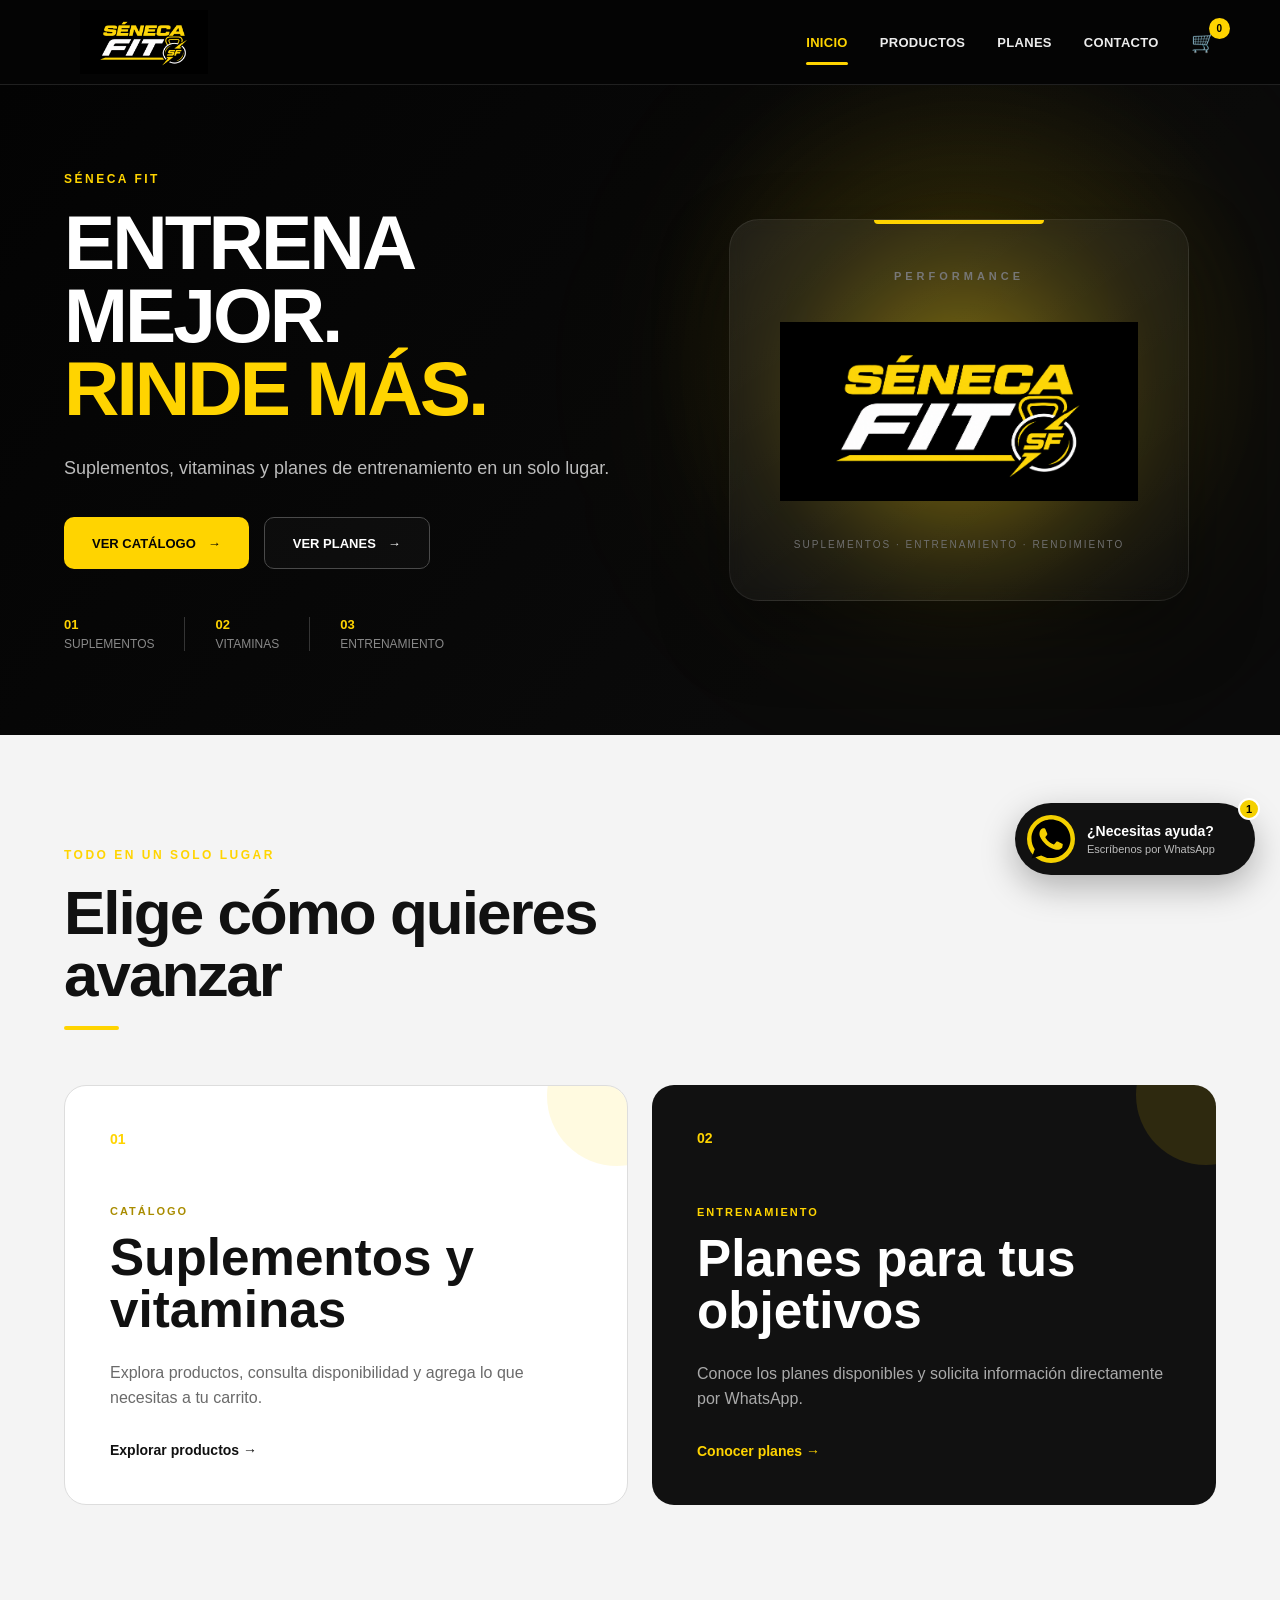
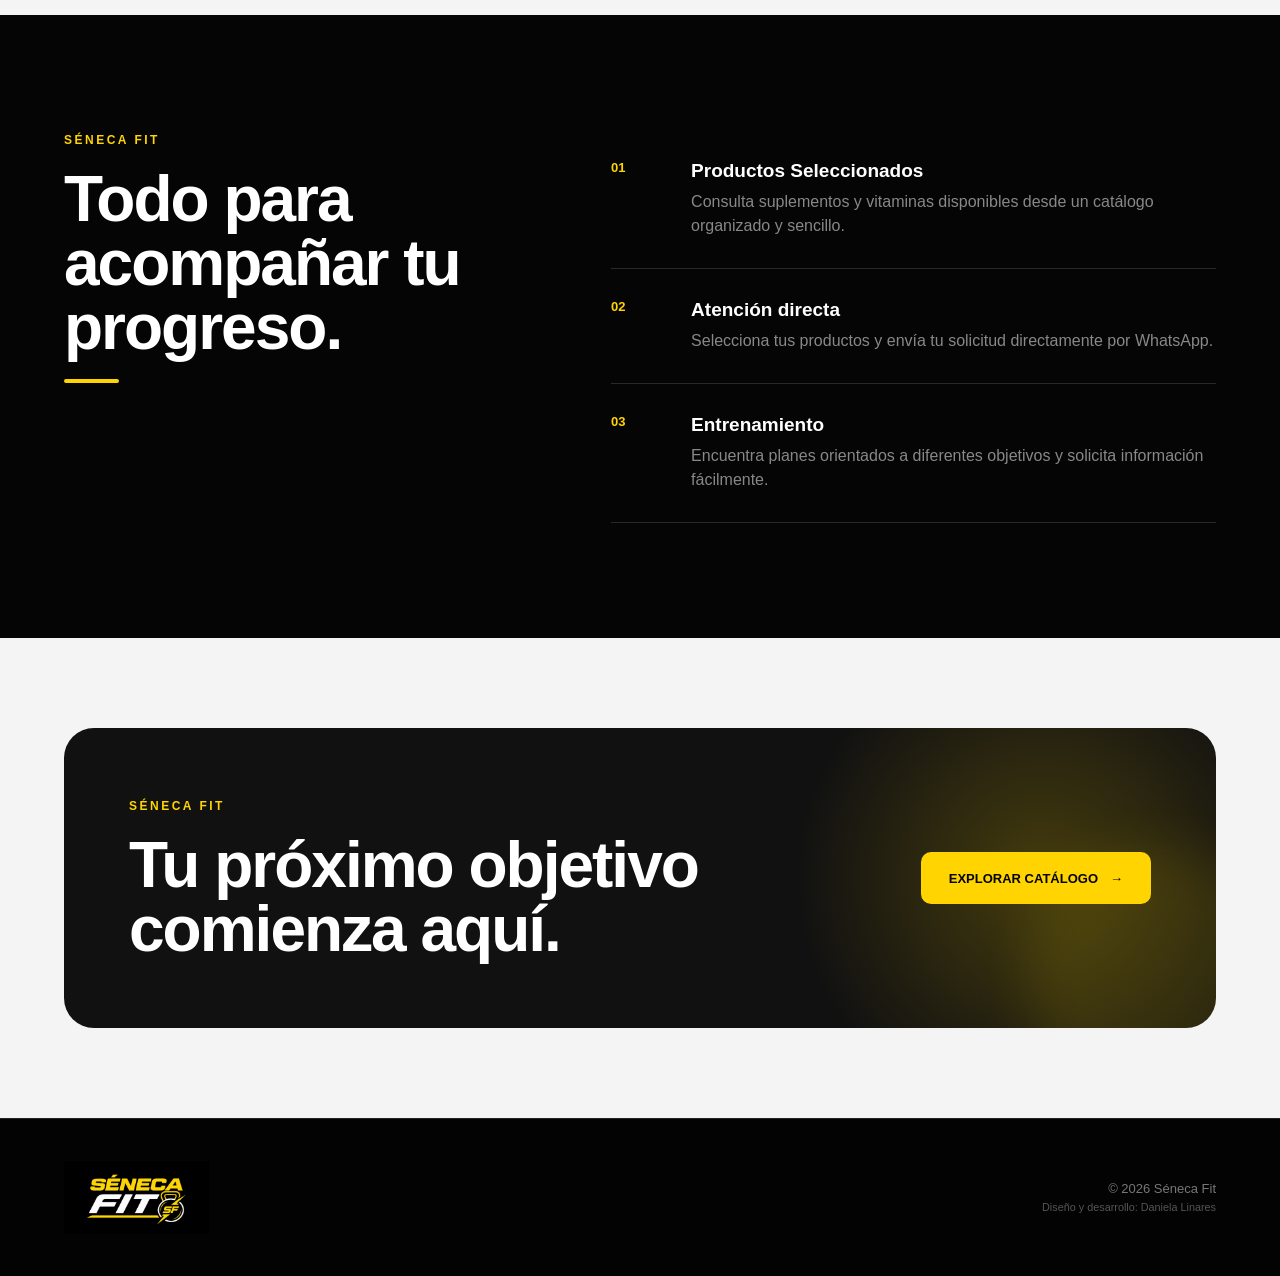
<file: index.html>
<!DOCTYPE html>
<html lang="es">

<head>

    <meta charset="UTF-8">

    <!-- FAVICON SÉNECA FIT -->
    <link
        rel="icon"
        type="image/png"
        href="img/logo/favicon-seneca-fit.png"
    >

    <meta
        name="viewport"
        content="width=device-width, initial-scale=1.0"
    >

    <title>
        Séneca Fit | Suplementos y Entrenamiento
    </title>

    <link
        rel="stylesheet"
        href="css/estilos.css?v=42"
    >

    <link
        rel="stylesheet"
        href="css/whatsapp.css?v=30"
    >

</head>


<body>


    <!-- =====================================================
         HEADER
    ====================================================== -->

    <header class="header">

        <div class="contenedor nav">


            <!-- LOGO -->

            <a
                href="index.html"
                class="logo-wrap"
            >

                <img
                    src="img/logo/logo-seneca-fit.png"
                    alt="Séneca Fit"
                    class="logo"
                >

            </a>


            <!-- CONTROLES MÓVILES -->

            <div class="nav-mobile-actions">


                <!-- CARRITO -->

                <a
                    href="carrito.html"
                    class="cart cart-mobile"
                    aria-label="Ver carrito"
                >

                    🛒

                    <span
                        id="contador-carrito-mobile"
                        class="contador-carrito-mobile"
                    >
                        0
                    </span>

                </a>


                <!-- MENÚ HAMBURGUESA -->

                <button
                    class="menu-toggle"
                    id="menu-toggle"
                    type="button"
                    aria-label="Abrir menú"
                    aria-expanded="false"
                >

                    <span></span>
                    <span></span>
                    <span></span>

                </button>

            </div>


            <!-- MENÚ PRINCIPAL -->

            <nav
                class="menu"
                id="menu-principal"
            >

                <a
                    href="index.html"
                    class="activo"
                >
                    Inicio
                </a>

                <a href="productos.html">
                    Productos
                </a>

                <a href="planes.html">
                    Planes
                </a>

                <a href="contacto.html">
                    Contacto
                </a>


                <a
                    href="carrito.html"
                    class="cart cart-desktop"
                    aria-label="Ver carrito"
                >

                    🛒

                    <span id="contador-carrito">
                        0
                    </span>

                </a>

            </nav>

        </div>

    </header>



    <main>


        <!-- =================================================
             HERO
        ================================================== -->

        <section class="hero">

            <div class="contenedor hero-grid">


                <div class="hero-copy">

                    <span class="eyebrow">
                        SÉNECA FIT
                    </span>


                    <h1>

                        Entrena mejor.

                        <span>
                            Rinde más.
                        </span>

                    </h1>


                    <p class="hero-descripcion">

                        Suplementos, vitaminas y planes
                        de entrenamiento en un solo lugar.

                    </p>


                    <div class="hero-actions">

                        <a
                            href="productos.html"
                            class="btn btn-primary"
                        >
                            Ver catálogo
                        </a>


                        <a
                            href="planes.html"
                            class="btn btn-secondary"
                        >
                            Ver planes
                        </a>

                    </div>


                    <div class="hero-mini-info">

                        <div>

                            <strong>
                                01
                            </strong>

                            <span>
                                Suplementos
                            </span>

                        </div>


                        <div>

                            <strong>
                                02
                            </strong>

                            <span>
                                Vitaminas
                            </span>

                        </div>


                        <div>

                            <strong>
                                03
                            </strong>

                            <span>
                                Entrenamiento
                            </span>

                        </div>

                    </div>

                </div>



                <!-- HERO VISUAL -->

                <div class="hero-visual">

                    <div class="halo"></div>


                    <div class="brand-card">

                        <span>
                            PERFORMANCE
                        </span>


                        <img
                            src="img/logo/logo-seneca-fit.png"
                            alt="Séneca Fit"
                        >


                        <small>
                            SUPLEMENTOS · ENTRENAMIENTO · RENDIMIENTO
                        </small>

                    </div>

                </div>

            </div>

        </section>



        <!-- =================================================
             SERVICIOS
        ================================================== -->

        <section class="servicios">

            <div class="contenedor">


                <div class="section-header">

                    <span class="eyebrow">
                        TODO EN UN SOLO LUGAR
                    </span>


                    <h2>
                        Elige cómo quieres avanzar
                    </h2>

                </div>



                <div class="cards-grid">


                    <!-- PRODUCTOS -->

                    <article class="service-card card-light">

                        <div class="card-number">
                            01
                        </div>


                        <div>

                            <span class="card-tag">
                                CATÁLOGO
                            </span>


                            <h3>
                                Suplementos y vitaminas
                            </h3>


                            <p>
                                Explora productos, consulta
                                disponibilidad y agrega lo que
                                necesitas a tu carrito.
                            </p>


                            <a href="productos.html">
                                Explorar productos →
                            </a>

                        </div>

                    </article>



                    <!-- PLANES -->

                    <article class="service-card card-dark">

                        <div class="card-number">
                            02
                        </div>


                        <div>

                            <span class="card-tag">
                                ENTRENAMIENTO
                            </span>


                            <h3>
                                Planes para tus objetivos
                            </h3>


                            <p>
                                Conoce los planes disponibles y
                                solicita información directamente
                                por WhatsApp.
                            </p>


                            <a href="planes.html">
                                Conocer planes →
                            </a>

                        </div>

                    </article>

                </div>

            </div>

        </section>



        <!-- =================================================
             POR QUÉ SÉNECA FIT
        ================================================== -->

        <section class="confianza">

            <div class="contenedor confianza-grid">


                <div>

                    <span class="eyebrow">
                        SÉNECA FIT
                    </span>


                    <h2>
                        Todo para acompañar tu progreso.
                    </h2>

                </div>



                <div class="benefits-list">


                    <article class="benefit-item">

                        <span>
                            01
                        </span>


                        <div>

                            <h4>
                                Productos Seleccionados
                            </h4>

                            <p>
                                Consulta suplementos y vitaminas
                                disponibles desde un catálogo
                                organizado y sencillo.
                            </p>

                        </div>

                    </article>



                    <article class="benefit-item">

                        <span>
                            02
                        </span>


                        <div>

                            <h4>
                                Atención directa
                            </h4>

                            <p>
                                Selecciona tus productos y envía
                                tu solicitud directamente por
                                WhatsApp.
                            </p>

                        </div>

                    </article>



                    <article class="benefit-item">

                        <span>
                            03
                        </span>


                        <div>

                            <h4>
                                Entrenamiento
                            </h4>

                            <p>
                                Encuentra planes orientados a
                                diferentes objetivos y solicita
                                información fácilmente.
                            </p>

                        </div>

                    </article>

                </div>

            </div>

        </section>



        <!-- =================================================
             CTA
        ================================================== -->

        <section class="cta">

            <div class="contenedor cta-box">


                <div>

                    <span class="eyebrow">
                        SÉNECA FIT
                    </span>


                    <h2>
                        Tu próximo objetivo comienza aquí.
                    </h2>

                </div>


                <a
                    href="productos.html"
                    class="btn btn-primary"
                >
                    Explorar catálogo
                </a>

            </div>

        </section>

    </main>



    <!-- =====================================================
         FOOTER
    ====================================================== -->

    <footer class="footer">

        <div class="contenedor footer-content">


            <img
                src="img/logo/logo-seneca-fit.png"
                alt="Séneca Fit"
            >


            <div>

                <p>
                    © 2026 Séneca Fit
                </p>

                <small>
                    Diseño y desarrollo: Daniela Linares
                </small>

            </div>

        </div>

    </footer>



    <!-- =====================================================
         WHATSAPP
    ====================================================== -->

    <div class="whatsapp-widget">


        <button
            class="whatsapp-float"
            id="whatsapp-float"
            type="button"
            aria-label="Abrir WhatsApp"
        >


            <div class="wa-icono">

                <svg
                    viewBox="0 0 32 32"
                    aria-hidden="true"
                >

                    <path
                        d="M16.04 3C8.83 3 3 8.72 3 15.79c0 2.5.75 4.94 2.16 7.01L3 29l6.43-2.06a13.2 13.2 0 0 0 6.6 1.78H16.04C23.24 28.72 29 23 29 15.93 29 8.86 23.24 3 16.04 3zm7.62 18.32c-.32.9-1.87 1.72-2.58 1.82-.66.1-1.5.14-2.42-.15-.56-.18-1.28-.42-2.2-.82-3.87-1.65-6.4-5.48-6.6-5.73-.2-.25-1.57-2.05-1.57-3.91 0-1.86.99-2.78 1.34-3.16.35-.38.77-.48 1.03-.48h.74c.24.01.56-.09.88.66.32.76 1.09 2.62 1.18 2.81.1.19.16.42.03.67-.13.25-.19.4-.38.62-.19.22-.4.49-.58.66-.19.19-.39.4-.17.78.22.38.98 1.58 2.1 2.56 1.44 1.26 2.66 1.65 3.04 1.84.38.19.61.16.83-.1.23-.25.96-1.1 1.22-1.48.25-.38.51-.32.86-.19.35.13 2.24 1.04 2.62 1.23.38.19.64.29.73.44.1.16.1.91-.22 1.81z"
                    />

                </svg>

            </div>



            <div class="wa-texto">

                <strong>
                    ¿Necesitas ayuda?
                </strong>

                <span>
                    Escríbenos por WhatsApp
                </span>

            </div>


            <span class="wa-notificacion">
                1
            </span>

        </button>



        <!-- CHAT -->

        <div
            class="whatsapp-chat"
            id="whatsapp-chat"
        >


            <div class="wa-header">

                <div>

                    <span class="wa-mini">
                        SÉNECA FIT
                    </span>

                    <h3>
                        ¡Hola! 👋
                    </h3>

                    <p>
                        Estamos para ayudarte
                    </p>

                </div>


                <button
                    class="wa-cerrar"
                    id="wa-cerrar"
                    type="button"
                    aria-label="Cerrar"
                >
                    ×
                </button>

            </div>



            <div class="wa-body">

                <div class="wa-mensaje">

                    <strong>
                        Séneca Fit
                    </strong>


                    <p>
                        ¿En qué podemos ayudarte?
                        Puedes consultarnos por suplementos,
                        vitaminas o planes de entrenamiento.
                    </p>

                </div>

            </div>



            <div class="wa-footer">

                <textarea
                    id="wa-texto"
                    rows="3"
                    placeholder="Escribe tu mensaje..."
                ></textarea>


                <button
                    id="wa-enviar"
                    type="button"
                >
                    Enviar →
                </button>

            </div>

        </div>

    </div>



    <!-- =====================================================
         JS
    ====================================================== -->

    <script src="js/app.js?v=40"></script>


</body>

</html>
</file>
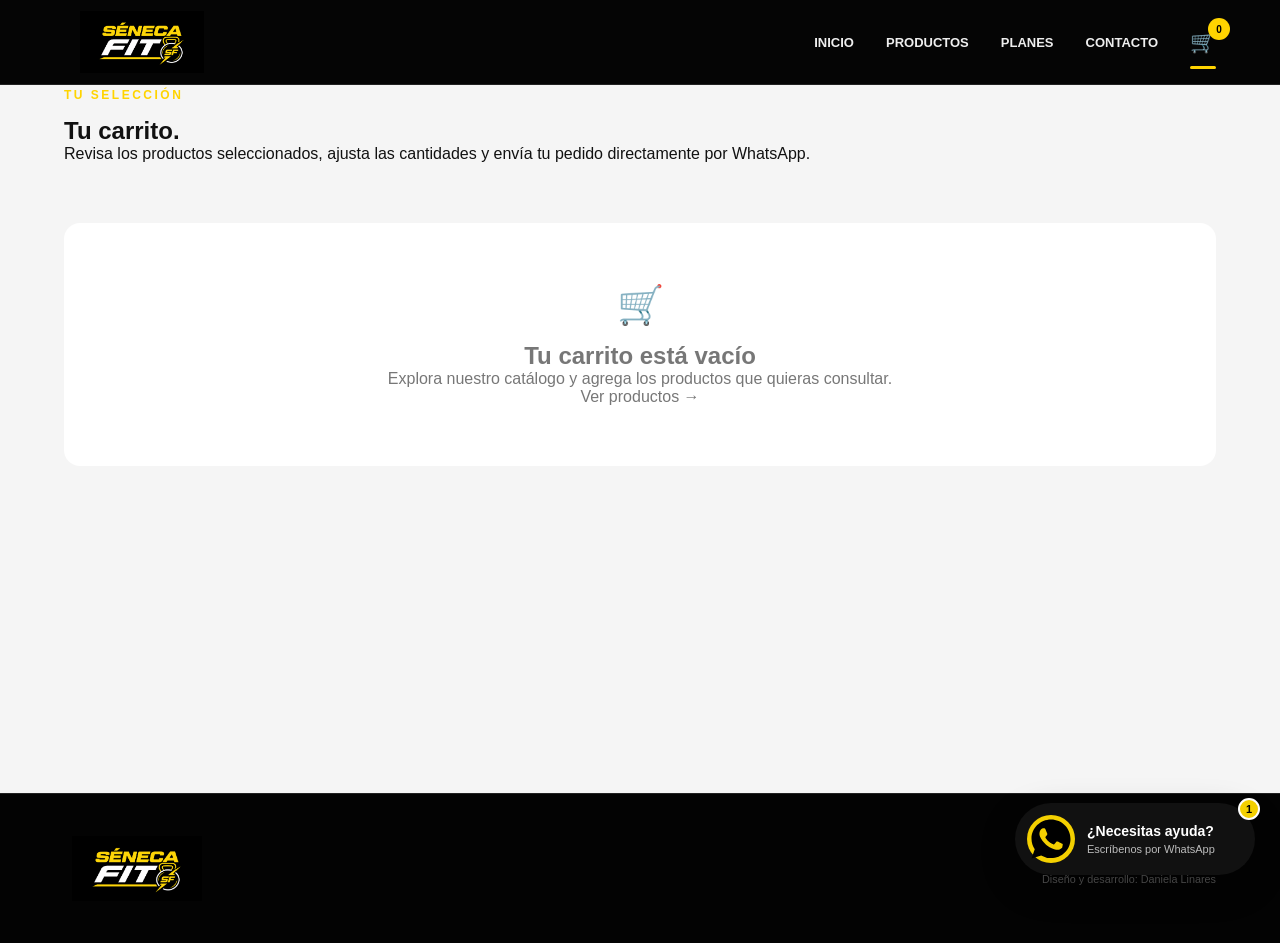
<file: carrito.html>
<!DOCTYPE html>
<html lang="es">

<head>

    <meta charset="UTF-8">

    <!-- FAVICON SÉNECA FIT -->
    <link
        rel="icon"
        type="image/png"
        href="img/logo/favicon-seneca-fit.png"
    >

    <meta
        name="viewport"
        content="width=device-width, initial-scale=1.0"
    >

    <title>Carrito | Séneca Fit</title>

    <link
        rel="stylesheet"
        href="css/productos.css?v=42"
    >

    <link
        rel="stylesheet"
        href="css/whatsapp.css?v=30"
    >

</head>


<body>


    <!-- =====================================================
         HEADER
    ====================================================== -->

    <header class="header">

        <div class="contenedor nav">


            <!-- LOGO -->

            <a
                href="index.html"
                class="logo-wrap"
            >

                <img
                    src="img/logo/logo-seneca-fit.png"
                    alt="Séneca Fit"
                    class="logo"
                >

            </a>


            <!-- CONTROLES MÓVILES -->

            <div class="nav-mobile-actions">


                <a
                    href="carrito.html"
                    class="cart cart-mobile"
                    aria-label="Ver carrito"
                >

                    🛒

                    <span
                        id="contador-carrito-mobile"
                        class="contador-carrito-mobile"
                    >
                        0
                    </span>

                </a>


                <button
                    class="menu-toggle"
                    id="menu-toggle"
                    type="button"
                    aria-label="Abrir menú"
                    aria-expanded="false"
                >

                    <span></span>
                    <span></span>
                    <span></span>

                </button>

            </div>


            <!-- MENÚ PRINCIPAL -->

            <nav
                class="menu"
                id="menu-principal"
            >

                <a href="index.html">
                    Inicio
                </a>

                <a href="productos.html">
                    Productos
                </a>

                <a href="planes.html">
                    Planes
                </a>

                <a href="contacto.html">
                    Contacto
                </a>


                <a
                    href="carrito.html"
                    class="cart cart-desktop activo"
                    aria-label="Ver carrito"
                >

                    🛒

                    <span id="contador-carrito">
                        0
                    </span>

                </a>

            </nav>

        </div>

    </header>


    <!-- =====================================================
         HERO CARRITO
    ====================================================== -->

    <section class="carrito-hero">

        <div class="contenedor">

            <span class="eyebrow">
                TU SELECCIÓN
            </span>


            <h1>

                Tu

                <span>
                    carrito.
                </span>

            </h1>


            <p>

                Revisa los productos seleccionados,
                ajusta las cantidades y envía tu pedido
                directamente por WhatsApp.

            </p>

        </div>

    </section>


    <!-- =====================================================
         CARRITO
    ====================================================== -->

    <main class="carrito-section">

        <div class="contenedor">


            <!-- CARRITO VACÍO -->

            <div
                class="carrito-vacio"
                id="carrito-vacio"
            >

                <div class="carrito-vacio-icono">
                    🛒
                </div>


                <h2>
                    Tu carrito está vacío
                </h2>


                <p>

                    Explora nuestro catálogo y agrega
                    los productos que quieras consultar.

                </p>


                <a
                    href="productos.html"
                    class="btn-carrito"
                >
                    Ver productos →
                </a>

            </div>


            <!-- PRODUCTOS DEL CARRITO -->

            <div
                class="carrito-contenido"
                id="carrito-contenido"
            >
            </div>


            <!-- RESUMEN -->

            <div
                class="carrito-resumen"
                id="carrito-resumen"
            >


                <div class="carrito-total-box">

                    <span>
                        TOTAL ESTIMADO
                    </span>


                    <strong id="carrito-total">
                        $0.00
                    </strong>


                    <small>

                        La disponibilidad y el precio final
                        serán confirmados por WhatsApp.

                    </small>

                </div>


                <button
                    class="btn-whatsapp-carrito"
                    id="btn-whatsapp"
                    type="button"
                >

                    ENVIAR PEDIDO POR WHATSAPP →

                </button>

            </div>

        </div>

    </main>


    <!-- =====================================================
         FOOTER
    ====================================================== -->

    <footer class="footer">

        <div class="contenedor footer-content">


            <img
                src="img/logo/logo-seneca-fit.png"
                alt="Séneca Fit"
            >


            <div>

                <p>
                    © 2026 Séneca Fit
                </p>

                <small>
                    Diseño y desarrollo: Daniela Linares
                </small>

            </div>

        </div>

    </footer>


    <!-- =====================================================
         WHATSAPP FLOTANTE
    ====================================================== -->

    <div class="whatsapp-widget">


        <button
            class="whatsapp-float"
            id="whatsapp-float"
            type="button"
            aria-label="Abrir WhatsApp"
        >


            <div class="wa-icono">

                <svg
                    viewBox="0 0 32 32"
                    aria-hidden="true"
                >

                    <path
                        d="M16.04 3C8.83 3 3 8.72 3 15.79c0 2.5.75 4.94 2.16 7.01L3 29l6.43-2.06a13.2 13.2 0 0 0 6.6 1.78H16.04C23.24 28.72 29 23 29 15.93 29 8.86 23.24 3 16.04 3zm7.62 18.32c-.32.9-1.87 1.72-2.58 1.82-.66.1-1.5.14-2.42-.15-.56-.18-1.28-.42-2.2-.82-3.87-1.65-6.4-5.48-6.6-5.73-.2-.25-1.57-2.05-1.57-3.91 0-1.86.99-2.78 1.34-3.16.35-.38.77-.48 1.03-.48h.74c.24.01.56-.09.88.66.32.76 1.09 2.62 1.18 2.81.1.19.16.42.03.67-.13.25-.19.4-.38.62-.19.22-.4.49-.58.66-.19.19-.39.4-.17.78.22.38.98 1.58 2.1 2.56 1.44 1.26 2.66 1.65 3.04 1.84.38.19.61.16.83-.1.23-.25.96-1.1 1.22-1.48.25-.38.51-.32.86-.19.35.13 2.24 1.04 2.62 1.23.38.19.64.29.73.44.1.16.1.91-.22 1.81z"
                    />

                </svg>

            </div>


            <div class="wa-texto">

                <strong>
                    ¿Necesitas ayuda?
                </strong>

                <span>
                    Escríbenos por WhatsApp
                </span>

            </div>


            <span class="wa-notificacion">
                1
            </span>

        </button>


        <!-- CHAT -->

        <div
            class="whatsapp-chat"
            id="whatsapp-chat"
        >


            <div class="wa-header">

                <div>

                    <span class="wa-mini">
                        SÉNECA FIT
                    </span>

                    <h3>
                        ¡Hola! 👋
                    </h3>

                    <p>
                        Estamos para ayudarte
                    </p>

                </div>


                <button
                    class="wa-cerrar"
                    id="wa-cerrar"
                    type="button"
                    aria-label="Cerrar"
                >
                    ×
                </button>

            </div>


            <div class="wa-body">

                <div class="wa-mensaje">

                    <strong>
                        Séneca Fit
                    </strong>


                    <p>

                        ¿Tienes alguna duda sobre tu pedido?
                        Escríbenos y con gusto te ayudamos.

                    </p>

                </div>

            </div>


            <div class="wa-footer">

                <textarea
                    id="wa-texto"
                    rows="3"
                    placeholder="Escribe tu mensaje..."
                ></textarea>


                <button
                    id="wa-enviar"
                    type="button"
                >
                    Enviar →
                </button>

            </div>

        </div>

    </div>


    <!-- =====================================================
         JAVASCRIPT
    ====================================================== -->

    <!-- CARRITO -->
    <script src="js/carrito.js?v=40"></script>

    <!-- MENÚ + WHATSAPP -->
    <script src="js/app.js?v=40"></script>


</body>

</html>
</file>
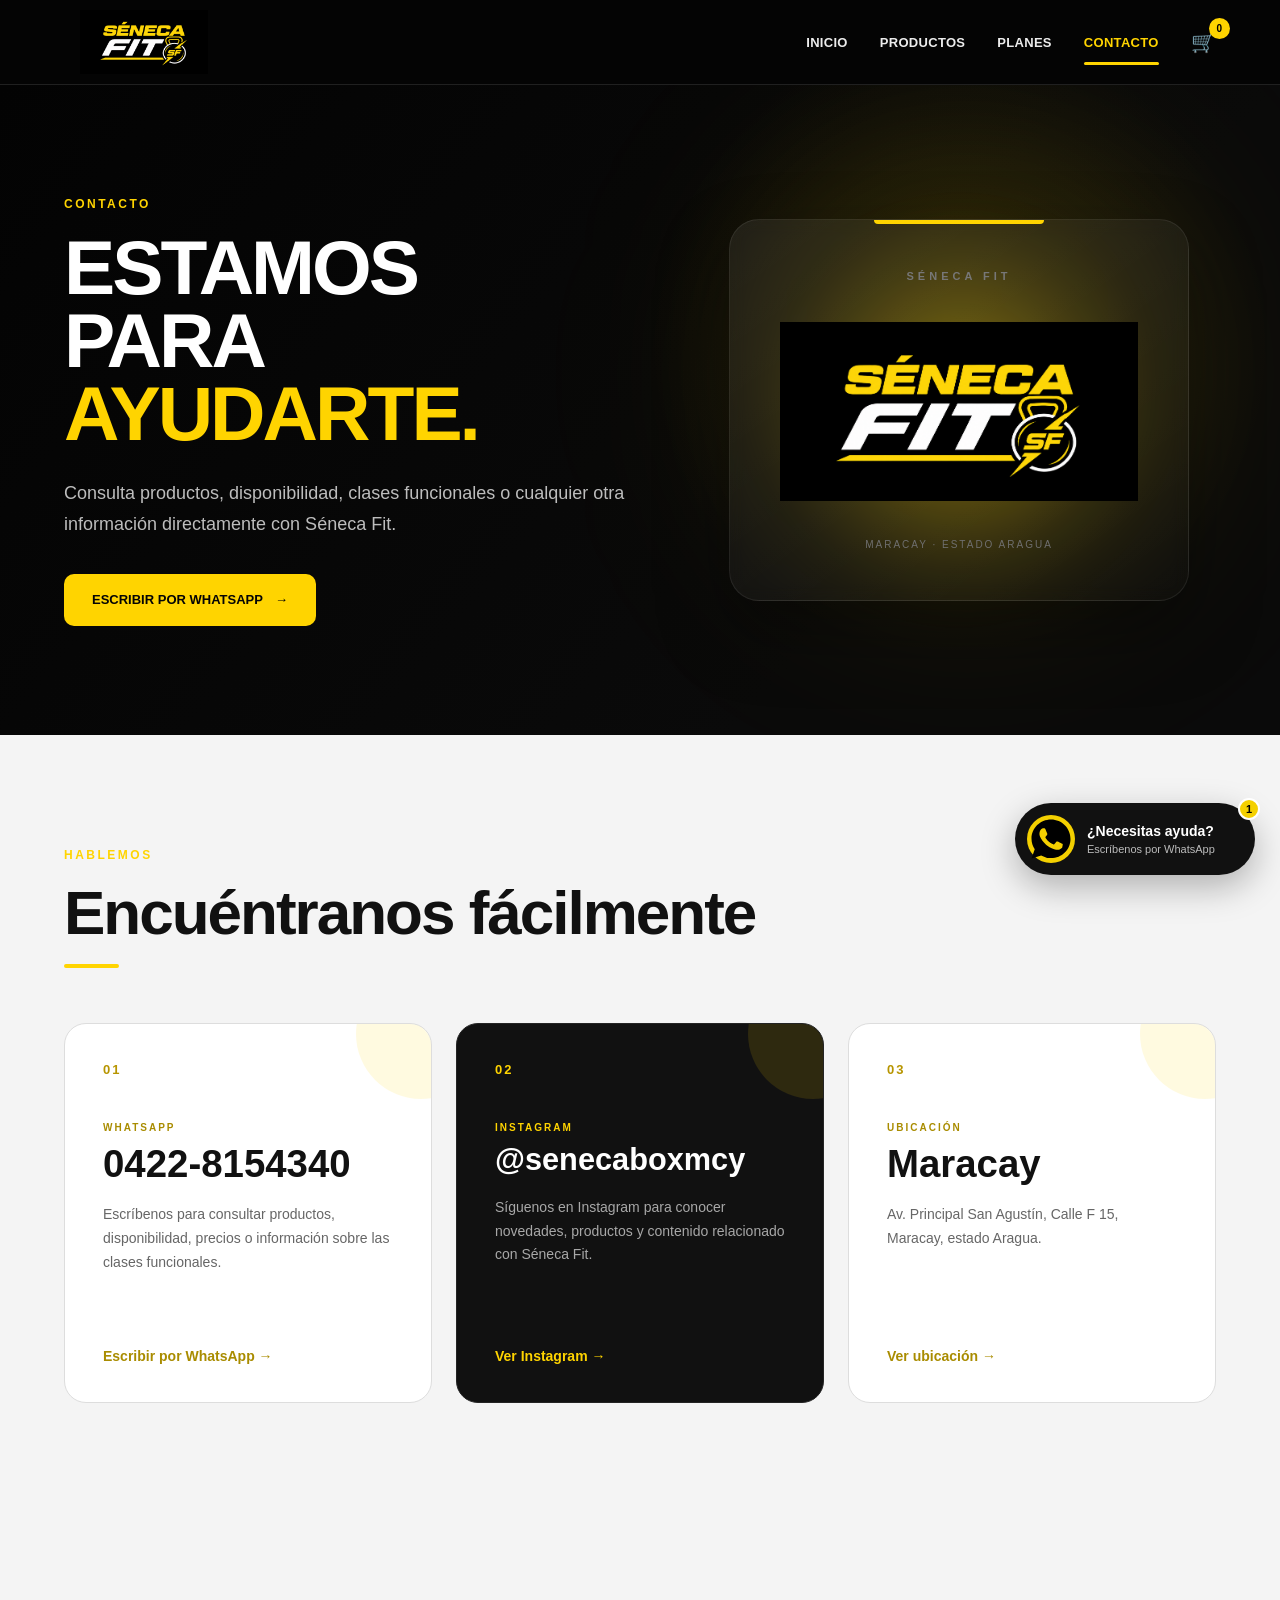
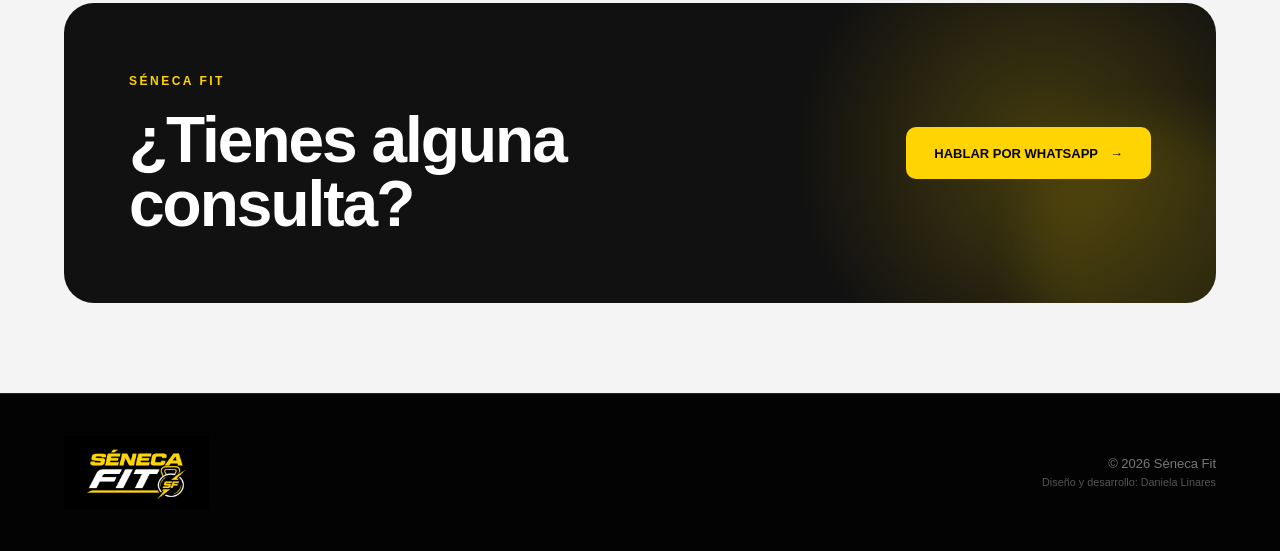
<file: contacto.html>
<!DOCTYPE html>
<html lang="es">

<head>

    <meta charset="UTF-8">

    <!-- FAVICON SÉNECA FIT -->
    <link
        rel="icon"
        type="image/png"
        href="img/logo/favicon-seneca-fit.png"
    >

    <meta
        name="viewport"
        content="width=device-width, initial-scale=1.0"
    >

    <title>
        Contacto | Séneca Fit
    </title>

    <link
        rel="stylesheet"
        href="css/estilos.css?v=43"
    >

    <link
        rel="stylesheet"
        href="css/whatsapp.css?v=30"
    >

</head>


<body>


    <!-- =====================================================
         HEADER
    ====================================================== -->

    <header class="header">

        <div class="contenedor nav">


            <!-- LOGO -->

            <a
                href="index.html"
                class="logo-wrap"
            >

                <img
                    src="img/logo/logo-seneca-fit.png"
                    alt="Séneca Fit"
                    class="logo"
                >

            </a>


            <!-- CONTROLES MÓVILES -->

            <div class="nav-mobile-actions">


                <a
                    href="carrito.html"
                    class="cart cart-mobile"
                    aria-label="Ver carrito"
                >

                    🛒

                    <span
                        id="contador-carrito-mobile"
                        class="contador-carrito-mobile"
                    >
                        0
                    </span>

                </a>


                <button
                    class="menu-toggle"
                    id="menu-toggle"
                    type="button"
                    aria-label="Abrir menú"
                    aria-expanded="false"
                >

                    <span></span>
                    <span></span>
                    <span></span>

                </button>

            </div>


            <!-- MENÚ -->

            <nav
                class="menu"
                id="menu-principal"
            >

                <a href="index.html">
                    Inicio
                </a>

                <a href="productos.html">
                    Productos
                </a>

                <a href="planes.html">
                    Planes
                </a>

                <a
                    href="contacto.html"
                    class="activo"
                >
                    Contacto
                </a>


                <a
                    href="carrito.html"
                    class="cart cart-desktop"
                    aria-label="Ver carrito"
                >

                    🛒

                    <span id="contador-carrito">
                        0
                    </span>

                </a>

            </nav>

        </div>

    </header>



    <main>


        <!-- =================================================
             HERO CONTACTO
        ================================================== -->

        <section class="contacto-hero">

            <div class="contenedor contacto-hero-grid">


                <div class="contacto-copy">

                    <span class="eyebrow">
                        CONTACTO
                    </span>


                    <h1>

                        Estamos para

                        <span>
                            ayudarte.
                        </span>

                    </h1>


                    <p>

                        Consulta productos, disponibilidad,
                        clases funcionales o cualquier otra
                        información directamente con Séneca Fit.

                    </p>


                    <a
                        href="#"
                        class="btn btn-primary whatsapp-directo"
                        data-mensaje="Hola, Séneca Fit. Quisiera solicitar información."
                    >
                        Escribir por WhatsApp
                    </a>

                </div>



                <!-- VISUAL -->

                <div class="contacto-visual">

                    <div class="halo"></div>


                    <div class="brand-card">

                        <span>
                            SÉNECA FIT
                        </span>


                        <img
                            src="img/logo/logo-seneca-fit.png"
                            alt="Séneca Fit"
                        >


                        <small>
                            MARACAY · ESTADO ARAGUA
                        </small>

                    </div>

                </div>

            </div>

        </section>



        <!-- =================================================
             INFORMACIÓN DE CONTACTO
        ================================================== -->

        <section class="contacto-info-section">

            <div class="contenedor">


                <div class="section-header">

                    <span class="eyebrow">
                        HABLEMOS
                    </span>


                    <h2>
                        Encuéntranos fácilmente
                    </h2>

                </div>



                <div class="contacto-grid">


                    <!-- WHATSAPP -->

                    <article class="contacto-card">


                        <div class="contacto-numero">
                            01
                        </div>


                        <span class="contacto-tag">
                            WHATSAPP
                        </span>


                        <h3>
                            0422-8154340
                        </h3>


                        <p>

                            Escríbenos para consultar productos,
                            disponibilidad, precios o información
                            sobre las clases funcionales.

                        </p>


                        <a
                            href="#"
                            class="contacto-link whatsapp-directo"
                            data-mensaje="Hola, Séneca Fit. Quisiera solicitar información."
                        >
                            Escribir por WhatsApp →
                        </a>

                    </article>



                    <!-- INSTAGRAM -->

                    <article class="contacto-card contacto-card-dark">


                        <div class="contacto-numero">
                            02
                        </div>


                        <span class="contacto-tag">
                            INSTAGRAM
                        </span>


                        <h3 class="contacto-instagram">
                            @senecaboxmcy
                        </h3>


                        <p>

                            Síguenos en Instagram para conocer
                            novedades, productos y contenido
                            relacionado con Séneca Fit.

                        </p>


                        <a
                            href="https://www.instagram.com/senecaboxmcy/"
                            target="_blank"
                            rel="noopener noreferrer"
                            class="contacto-link"
                        >
                            Ver Instagram →
                        </a>

                    </article>



                    <!-- UBICACIÓN -->

                    <article class="contacto-card">


                        <div class="contacto-numero">
                            03
                        </div>


                        <span class="contacto-tag">
                            UBICACIÓN
                        </span>


                        <h3>
                            Maracay
                        </h3>


                        <p>

                            Av. Principal San Agustín,
                            Calle F 15, Maracay,
                            estado Aragua.

                        </p>


                        <a
                            href="https://www.google.com/maps/search/?api=1&query=Av.%20Principal%20San%20Agust%C3%ADn%2C%20Calle%20F%2015%2C%20Maracay%2C%20Aragua%2C%20Venezuela"
                            target="_blank"
                            rel="noopener noreferrer"
                            class="contacto-link"
                        >
                            Ver ubicación →
                        </a>

                    </article>

                </div>

            </div>

        </section>



        <!-- =================================================
             CTA
        ================================================== -->

        <section class="cta">

            <div class="contenedor cta-box">


                <div>

                    <span class="eyebrow">
                        SÉNECA FIT
                    </span>


                    <h2>
                        ¿Tienes alguna consulta?
                    </h2>

                </div>


                <a
                    href="#"
                    class="btn btn-primary whatsapp-directo"
                    data-mensaje="Hola, Séneca Fit. Quisiera realizar una consulta."
                >
                    Hablar por WhatsApp
                </a>

            </div>

        </section>

    </main>



    <!-- =====================================================
         FOOTER
    ====================================================== -->

    <footer class="footer">

        <div class="contenedor footer-content">


            <img
                src="img/logo/logo-seneca-fit.png"
                alt="Séneca Fit"
            >


            <div>

                <p>
                    © 2026 Séneca Fit
                </p>

                <small>
                    Diseño y desarrollo: Daniela Linares
                </small>

            </div>

        </div>

    </footer>



    <!-- =====================================================
         WHATSAPP FLOTANTE
    ====================================================== -->

    <div class="whatsapp-widget">


        <button
            class="whatsapp-float"
            id="whatsapp-float"
            type="button"
            aria-label="Abrir WhatsApp"
        >


            <div class="wa-icono">

                <svg
                    viewBox="0 0 32 32"
                    aria-hidden="true"
                >

                    <path
                        d="M16.04 3C8.83 3 3 8.72 3 15.79c0 2.5.75 4.94 2.16 7.01L3 29l6.43-2.06a13.2 13.2 0 0 0 6.6 1.78H16.04C23.24 28.72 29 23 29 15.93 29 8.86 23.24 3 16.04 3zm7.62 18.32c-.32.9-1.87 1.72-2.58 1.82-.66.1-1.5.14-2.42-.15-.56-.18-1.28-.42-2.2-.82-3.87-1.65-6.4-5.48-6.6-5.73-.2-.25-1.57-2.05-1.57-3.91 0-1.86.99-2.78 1.34-3.16.35-.38.77-.48 1.03-.48h.74c.24.01.56-.09.88.66.32.76 1.09 2.62 1.18 2.81.1.19.16.42.03.67-.13.25-.19.4-.38.62-.19.22-.4.49-.58.66-.19.19-.39.4-.17.78.22.38.98 1.58 2.1 2.56 1.44 1.26 2.66 1.65 3.04 1.84.38.19.61.16.83-.1.23-.25.96-1.1 1.22-1.48.25-.38.51-.32.86-.19.35.13 2.24 1.04 2.62 1.23.38.19.64.29.73.44.1.16.1.91-.22 1.81z"
                    />

                </svg>

            </div>


            <div class="wa-texto">

                <strong>
                    ¿Necesitas ayuda?
                </strong>

                <span>
                    Escríbenos por WhatsApp
                </span>

            </div>


            <span class="wa-notificacion">
                1
            </span>

        </button>



        <!-- CHAT -->

        <div
            class="whatsapp-chat"
            id="whatsapp-chat"
        >


            <div class="wa-header">

                <div>

                    <span class="wa-mini">
                        SÉNECA FIT
                    </span>


                    <h3>
                        ¡Hola! 👋
                    </h3>


                    <p>
                        Estamos para ayudarte
                    </p>

                </div>


                <button
                    class="wa-cerrar"
                    id="wa-cerrar"
                    type="button"
                    aria-label="Cerrar"
                >
                    ×
                </button>

            </div>


            <div class="wa-body">

                <div class="wa-mensaje">

                    <strong>
                        Séneca Fit
                    </strong>


                    <p>

                        ¿En qué podemos ayudarte?
                        Escríbenos y con gusto responderemos
                        tu consulta.

                    </p>

                </div>

            </div>


            <div class="wa-footer">

                <textarea
                    id="wa-texto"
                    rows="3"
                    placeholder="Escribe tu mensaje..."
                ></textarea>


                <button
                    id="wa-enviar"
                    type="button"
                >
                    Enviar →
                </button>

            </div>

        </div>

    </div>



    <!-- =====================================================
         JAVASCRIPT
    ====================================================== -->

    <script src="js/app.js?v=40"></script>


</body>

</html>
</file>
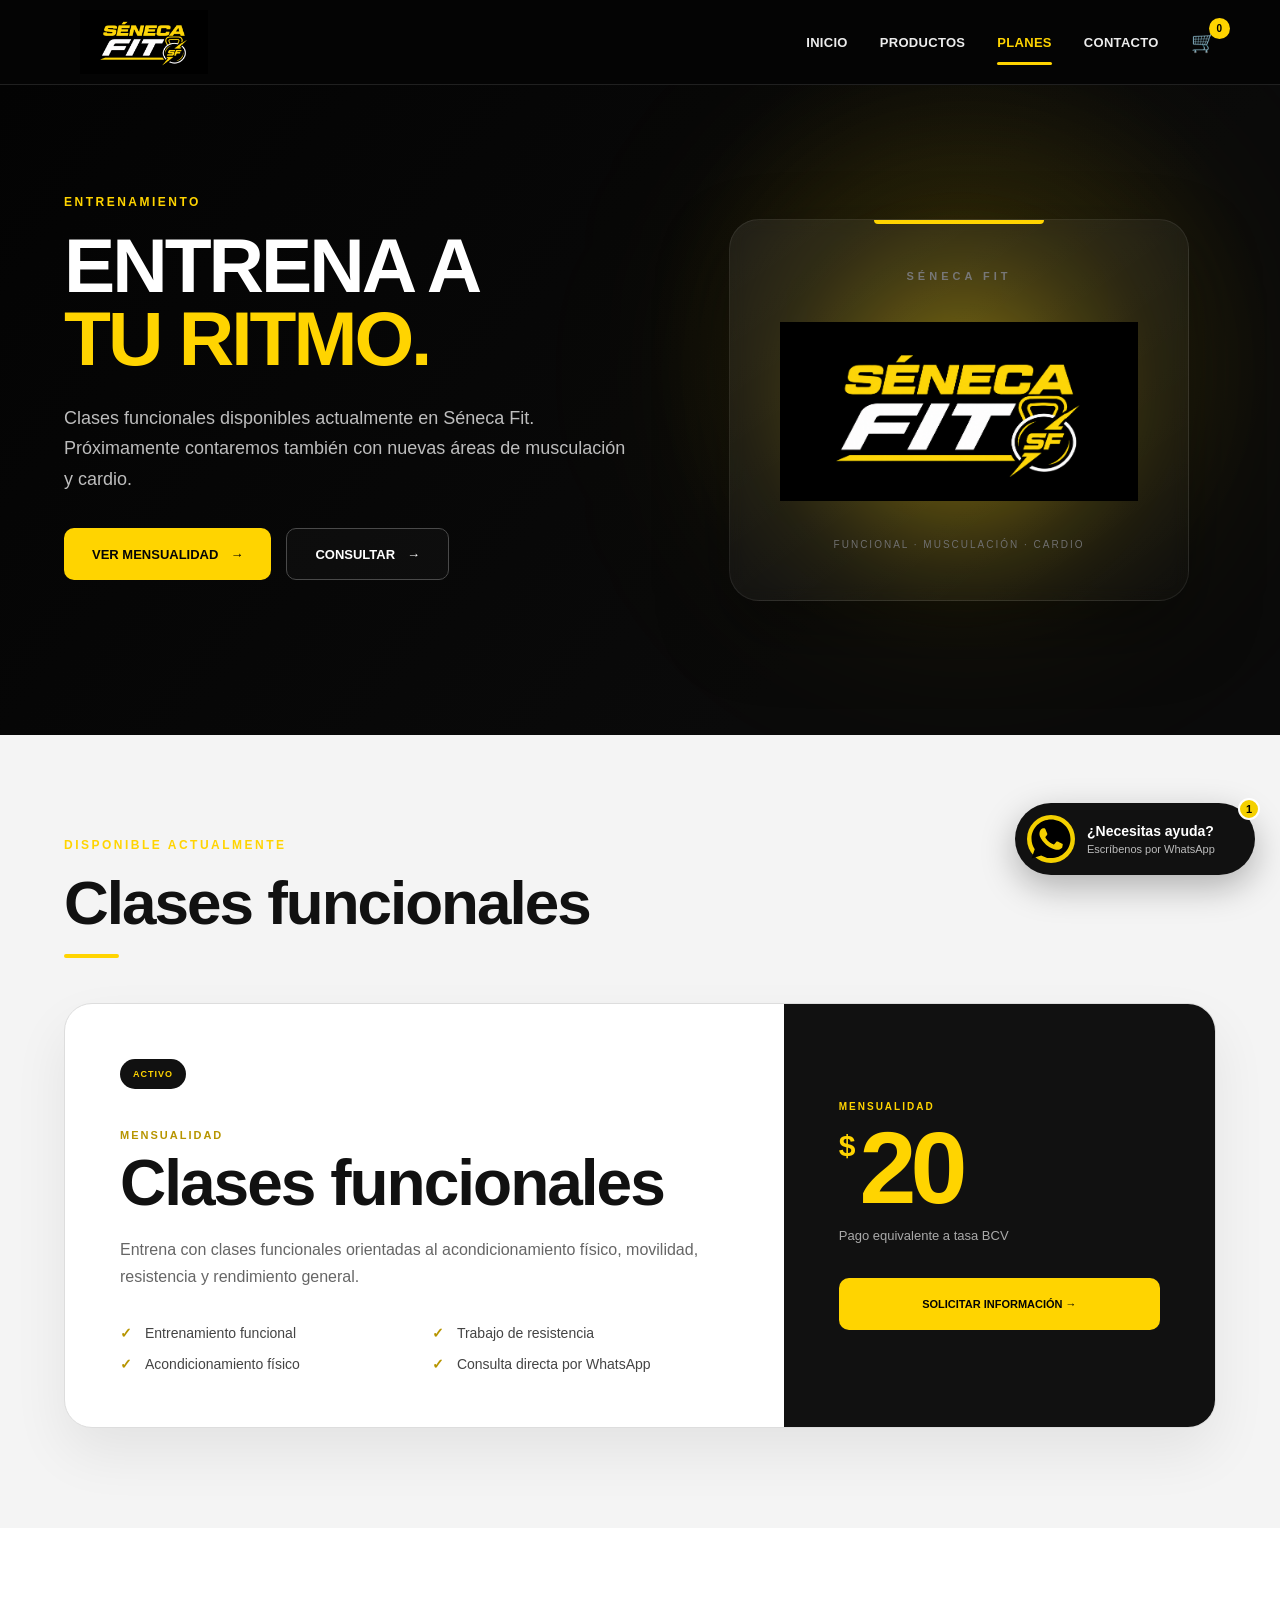
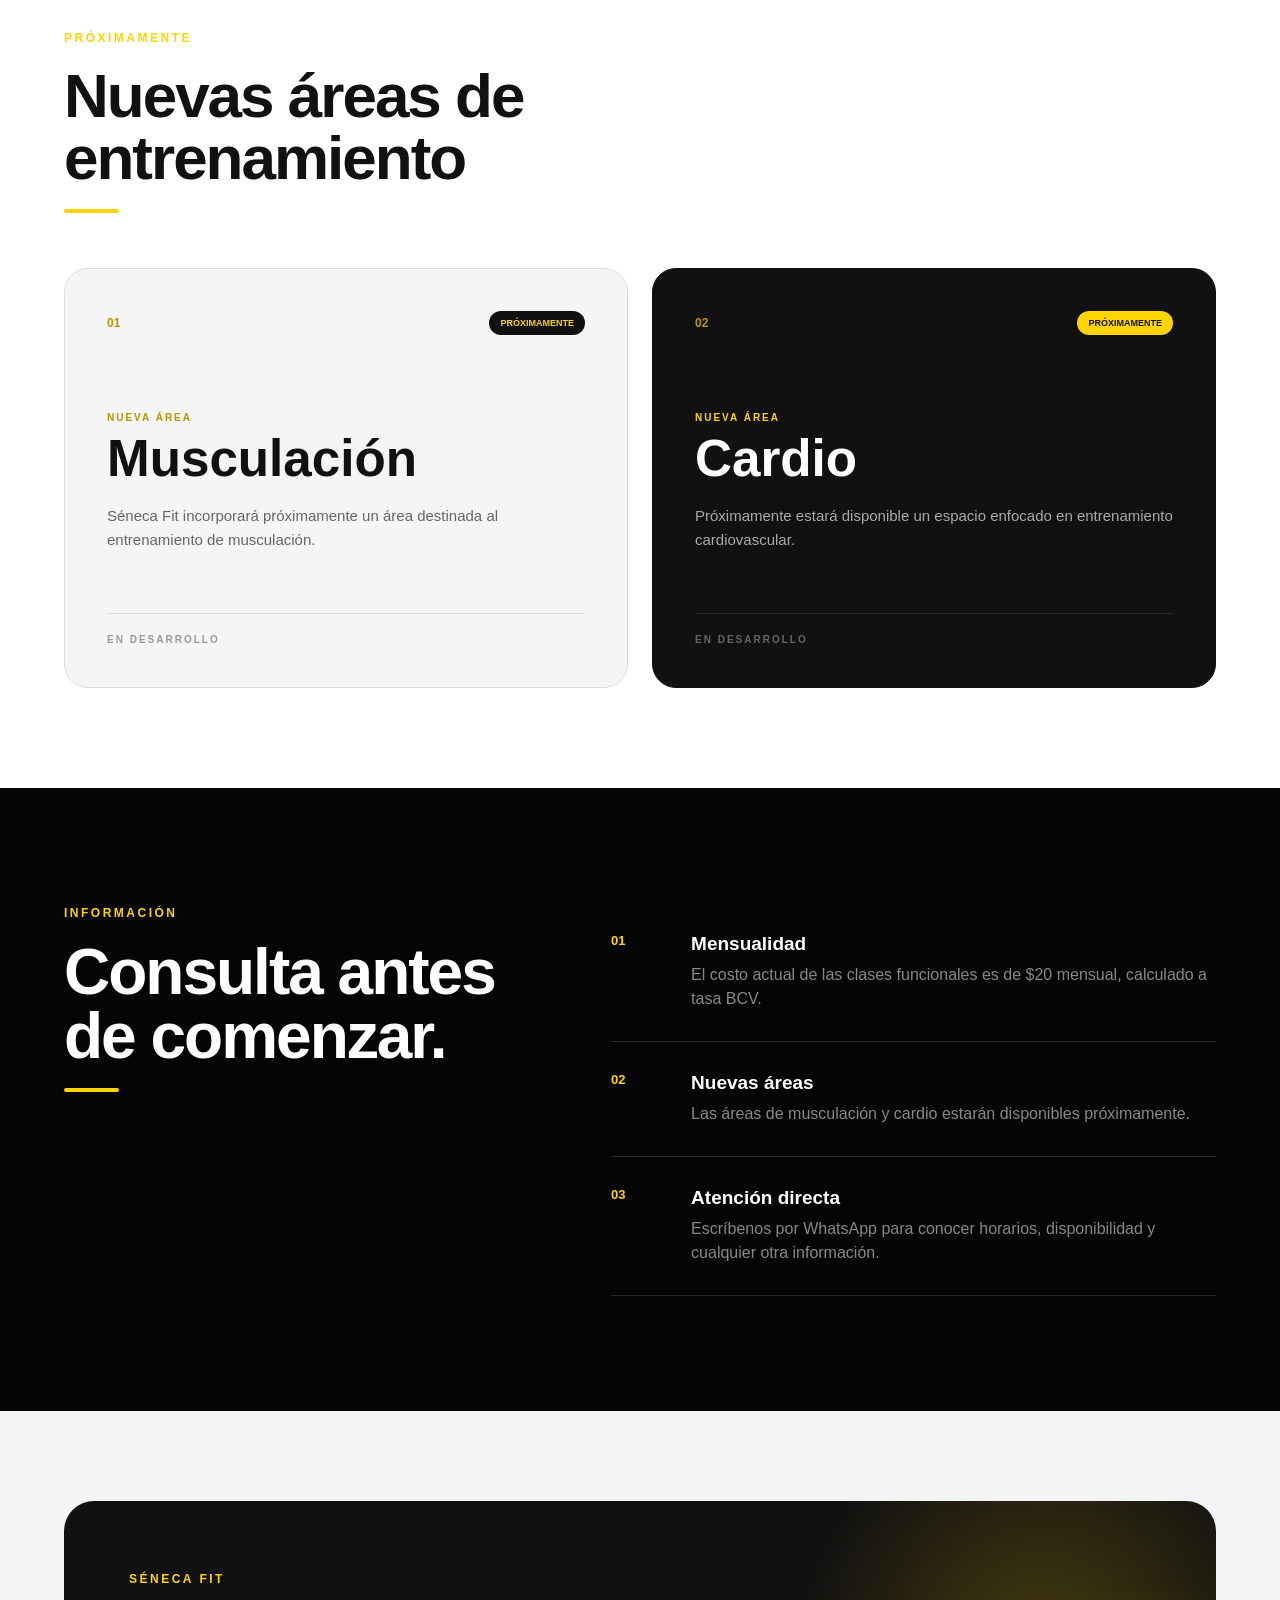
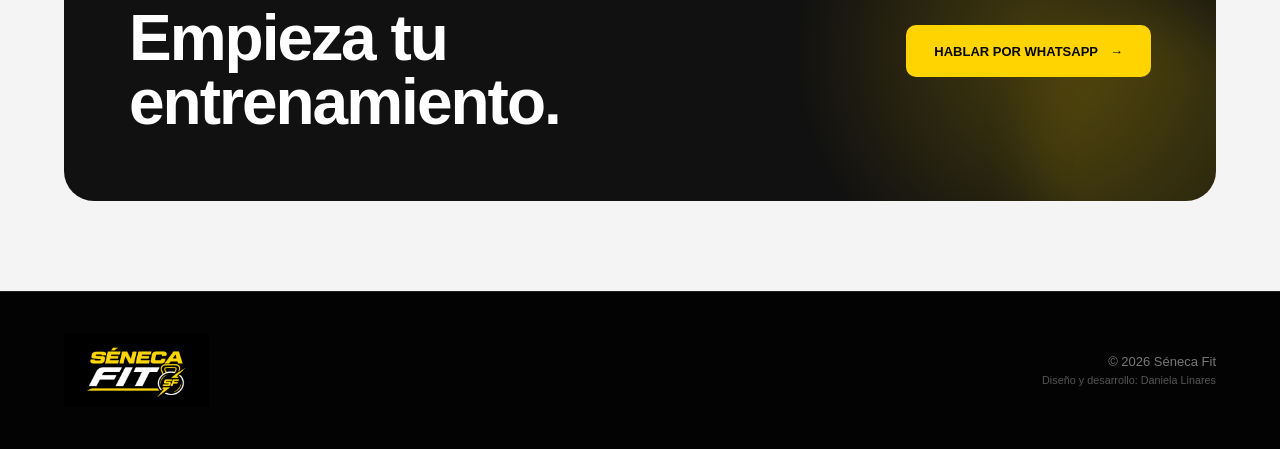
<file: planes.html>
<!DOCTYPE html>
<html lang="es">

<head>

    <meta charset="UTF-8">

    <!-- FAVICON SÉNECA FIT -->
    <link
        rel="icon"
        type="image/png"
        href="img/logo/favicon-seneca-fit.png"
    >

    <meta
        name="viewport"
        content="width=device-width, initial-scale=1.0"
    >

    <title>
        Planes | Séneca Fit
    </title>


    <link
        rel="stylesheet"
        href="css/estilos.css?v=42"
    >

    <link
        rel="stylesheet"
        href="css/planes.css?v=10"
    >

    <link
        rel="stylesheet"
        href="css/whatsapp.css?v=30"
    >

</head>


<body>


    <!-- =====================================================
         HEADER
    ====================================================== -->

    <header class="header">

        <div class="contenedor nav">


            <a
                href="index.html"
                class="logo-wrap"
            >

                <img
                    src="img/logo/logo-seneca-fit.png"
                    alt="Séneca Fit"
                    class="logo"
                >

            </a>



            <!-- CONTROLES MÓVILES -->

            <div class="nav-mobile-actions">


                <a
                    href="carrito.html"
                    class="cart cart-mobile"
                    aria-label="Ver carrito"
                >

                    🛒

                    <span
                        id="contador-carrito-mobile"
                        class="contador-carrito-mobile"
                    >
                        0
                    </span>

                </a>


                <button
                    class="menu-toggle"
                    id="menu-toggle"
                    type="button"
                    aria-label="Abrir menú"
                    aria-expanded="false"
                >

                    <span></span>
                    <span></span>
                    <span></span>

                </button>

            </div>



            <!-- MENÚ -->

            <nav
                class="menu"
                id="menu-principal"
            >

                <a href="index.html">
                    Inicio
                </a>

                <a href="productos.html">
                    Productos
                </a>

                <a
                    href="planes.html"
                    class="activo"
                >
                    Planes
                </a>

                <a href="contacto.html">
                    Contacto
                </a>


                <a
                    href="carrito.html"
                    class="cart cart-desktop"
                    aria-label="Ver carrito"
                >

                    🛒

                    <span id="contador-carrito">
                        0
                    </span>

                </a>

            </nav>

        </div>

    </header>



    <main>


        <!-- =================================================
             HERO
        ================================================== -->

        <section class="hero">

            <div class="contenedor hero-grid">


                <div class="hero-copy">

                    <span class="eyebrow">
                        ENTRENAMIENTO
                    </span>


                    <h1>

                        Entrena a

                        <span>
                            tu ritmo.
                        </span>

                    </h1>


                    <p class="hero-descripcion">

                        Clases funcionales disponibles
                        actualmente en Séneca Fit.

                        Próximamente contaremos también con
                        nuevas áreas de musculación y cardio.

                    </p>


                    <div class="hero-actions">


                        <a
                            href="#plan-actual"
                            class="btn btn-primary"
                        >
                            Ver mensualidad
                        </a>


                        <a
                            href="#"
                            class="btn btn-secondary whatsapp-directo"
                            data-mensaje="Hola, Séneca Fit. Quisiera información sobre las clases funcionales y opciones de entrenamiento."
                        >
                            Consultar
                        </a>

                    </div>

                </div>



                <!-- VISUAL -->

                <div class="hero-visual">

                    <div class="halo"></div>


                    <div class="brand-card">

                        <span>
                            SÉNECA FIT
                        </span>


                        <img
                            src="img/logo/logo-seneca-fit.png"
                            alt="Séneca Fit"
                        >


                        <small>
                            FUNCIONAL · MUSCULACIÓN · CARDIO
                        </small>

                    </div>

                </div>

            </div>

        </section>



        <!-- =================================================
             PLAN ACTUAL
        ================================================== -->

        <section
            class="plan-actual-section"
            id="plan-actual"
        >

            <div class="contenedor">


                <div class="section-header">

                    <span class="eyebrow">
                        DISPONIBLE ACTUALMENTE
                    </span>


                    <h2>
                        Clases funcionales
                    </h2>

                </div>



                <article class="plan-principal">


                    <div class="plan-principal-info">


                        <div class="plan-badge">
                            ACTIVO
                        </div>


                        <span class="plan-categoria">
                            MENSUALIDAD
                        </span>


                        <h3>
                            Clases funcionales
                        </h3>


                        <p>

                            Entrena con clases funcionales
                            orientadas al acondicionamiento físico,
                            movilidad, resistencia y rendimiento general.

                        </p>


                        <ul class="plan-lista">

                            <li>
                                Entrenamiento funcional
                            </li>

                            <li>
                                Trabajo de resistencia
                            </li>

                            <li>
                                Acondicionamiento físico
                            </li>

                            <li>
                                Consulta directa por WhatsApp
                            </li>

                        </ul>

                    </div>



                    <!-- PRECIO -->

                    <div class="plan-principal-precio">


                        <span>
                            MENSUALIDAD
                        </span>


                        <div class="precio-grande">

                            <small>
                                $
                            </small>

                            20

                        </div>


                        <p>
                            Pago equivalente a tasa BCV
                        </p>


                        <a
                            href="#"
                            class="plan-principal-btn whatsapp-directo"
                            data-mensaje="Hola, Séneca Fit. Quisiera información sobre la mensualidad de $20 de las clases funcionales."
                        >
                            SOLICITAR INFORMACIÓN →
                        </a>

                    </div>

                </article>

            </div>

        </section>



        <!-- =================================================
             PRÓXIMAMENTE
        ================================================== -->

        <section class="proximamente-section">

            <div class="contenedor">


                <div class="section-header">

                    <span class="eyebrow">
                        PRÓXIMAMENTE
                    </span>


                    <h2>
                        Nuevas áreas de entrenamiento
                    </h2>

                </div>



                <div class="proximamente-grid">


                    <!-- MUSCULACIÓN -->

                    <article class="proximamente-card">


                        <div class="proximamente-top">

                            <span>
                                01
                            </span>

                            <strong>
                                PRÓXIMAMENTE
                            </strong>

                        </div>


                        <div>

                            <span class="proximamente-tag">
                                NUEVA ÁREA
                            </span>


                            <h3>
                                Musculación
                            </h3>


                            <p>

                                Séneca Fit incorporará próximamente
                                un área destinada al entrenamiento
                                de musculación.

                            </p>

                        </div>


                        <div class="proximamente-footer">
                            EN DESARROLLO
                        </div>

                    </article>



                    <!-- CARDIO -->

                    <article class="proximamente-card proximamente-dark">


                        <div class="proximamente-top">

                            <span>
                                02
                            </span>

                            <strong>
                                PRÓXIMAMENTE
                            </strong>

                        </div>


                        <div>

                            <span class="proximamente-tag">
                                NUEVA ÁREA
                            </span>


                            <h3>
                                Cardio
                            </h3>


                            <p>

                                Próximamente estará disponible
                                un espacio enfocado en
                                entrenamiento cardiovascular.

                            </p>

                        </div>


                        <div class="proximamente-footer">
                            EN DESARROLLO
                        </div>

                    </article>

                </div>

            </div>

        </section>



        <!-- =================================================
             INFORMACIÓN
        ================================================== -->

        <section class="confianza">

            <div class="contenedor confianza-grid">


                <div>

                    <span class="eyebrow">
                        INFORMACIÓN
                    </span>


                    <h2>
                        Consulta antes de comenzar.
                    </h2>

                </div>



                <div class="benefits-list">


                    <article class="benefit-item">

                        <span>
                            01
                        </span>

                        <div>

                            <h4>
                                Mensualidad
                            </h4>

                            <p>

                                El costo actual de las clases
                                funcionales es de $20 mensual,
                                calculado a tasa BCV.

                            </p>

                        </div>

                    </article>



                    <article class="benefit-item">

                        <span>
                            02
                        </span>

                        <div>

                            <h4>
                                Nuevas áreas
                            </h4>

                            <p>

                                Las áreas de musculación y cardio
                                estarán disponibles próximamente.

                            </p>

                        </div>

                    </article>



                    <article class="benefit-item">

                        <span>
                            03
                        </span>

                        <div>

                            <h4>
                                Atención directa
                            </h4>

                            <p>

                                Escríbenos por WhatsApp para
                                conocer horarios, disponibilidad
                                y cualquier otra información.

                            </p>

                        </div>

                    </article>

                </div>

            </div>

        </section>



        <!-- =================================================
             CTA
        ================================================== -->

        <section class="cta">

            <div class="contenedor cta-box">


                <div>

                    <span class="eyebrow">
                        SÉNECA FIT
                    </span>


                    <h2>
                        Empieza tu entrenamiento.
                    </h2>

                </div>


                <a
                    href="#"
                    class="btn btn-primary whatsapp-directo"
                    data-mensaje="Hola, Séneca Fit. Quisiera información para comenzar con las clases funcionales."
                >
                    Hablar por WhatsApp
                </a>

            </div>

        </section>

    </main>



    <!-- =====================================================
         FOOTER
    ====================================================== -->

    <footer class="footer">

        <div class="contenedor footer-content">

            <img
                src="img/logo/logo-seneca-fit.png"
                alt="Séneca Fit"
            >


            <div>

                <p>
                    © 2026 Séneca Fit
                </p>

                <small>
                    Diseño y desarrollo: Daniela Linares
                </small>

            </div>

        </div>

    </footer>



    <!-- =====================================================
         WHATSAPP FLOTANTE
    ====================================================== -->

    <div class="whatsapp-widget">


        <button
            class="whatsapp-float"
            id="whatsapp-float"
            type="button"
            aria-label="Abrir WhatsApp"
        >


            <div class="wa-icono">

                <svg
                    viewBox="0 0 32 32"
                    aria-hidden="true"
                >

                    <path
                        d="M16.04 3C8.83 3 3 8.72 3 15.79c0 2.5.75 4.94 2.16 7.01L3 29l6.43-2.06a13.2 13.2 0 0 0 6.6 1.78H16.04C23.24 28.72 29 23 29 15.93 29 8.86 23.24 3 16.04 3zm7.62 18.32c-.32.9-1.87 1.72-2.58 1.82-.66.1-1.5.14-2.42-.15-.56-.18-1.28-.42-2.2-.82-3.87-1.65-6.4-5.48-6.6-5.73-.2-.25-1.57-2.05-1.57-3.91 0-1.86.99-2.78 1.34-3.16.35-.38.77-.48 1.03-.48h.74c.24.01.56-.09.88.66.32.76 1.09 2.62 1.18 2.81.1.19.16.42.03.67-.13.25-.19.4-.38.62-.19.22-.4.49-.58.66-.19.19-.39.4-.17.78.22.38.98 1.58 2.1 2.56 1.44 1.26 2.66 1.65 3.04 1.84.38.19.61.16.83-.1.23-.25.96-1.1 1.22-1.48.25-.38.51-.32.86-.19.35.13 2.24 1.04 2.62 1.23.38.19.64.29.73.44.1.16.1.91-.22 1.81z"
                    />

                </svg>

            </div>


            <div class="wa-texto">

                <strong>
                    ¿Necesitas ayuda?
                </strong>

                <span>
                    Escríbenos por WhatsApp
                </span>

            </div>


            <span class="wa-notificacion">
                1
            </span>

        </button>



        <div
            class="whatsapp-chat"
            id="whatsapp-chat"
        >


            <div class="wa-header">

                <div>

                    <span class="wa-mini">
                        SÉNECA FIT
                    </span>

                    <h3>
                        ¡Hola! 👋
                    </h3>

                    <p>
                        Estamos para ayudarte
                    </p>

                </div>


                <button
                    class="wa-cerrar"
                    id="wa-cerrar"
                    type="button"
                    aria-label="Cerrar"
                >
                    ×
                </button>

            </div>


            <div class="wa-body">

                <div class="wa-mensaje">

                    <strong>
                        Séneca Fit
                    </strong>

                    <p>

                        ¿Quieres información sobre
                        nuestras clases funcionales?
                        Escríbenos y te orientamos.

                    </p>

                </div>

            </div>


            <div class="wa-footer">

                <textarea
                    id="wa-texto"
                    rows="3"
                    placeholder="Escribe tu mensaje..."
                ></textarea>


                <button
                    id="wa-enviar"
                    type="button"
                >
                    Enviar →
                </button>

            </div>

        </div>

    </div>



    <!-- JS -->

    <script src="js/app.js?v=40"></script>


</body>

</html>
</file>
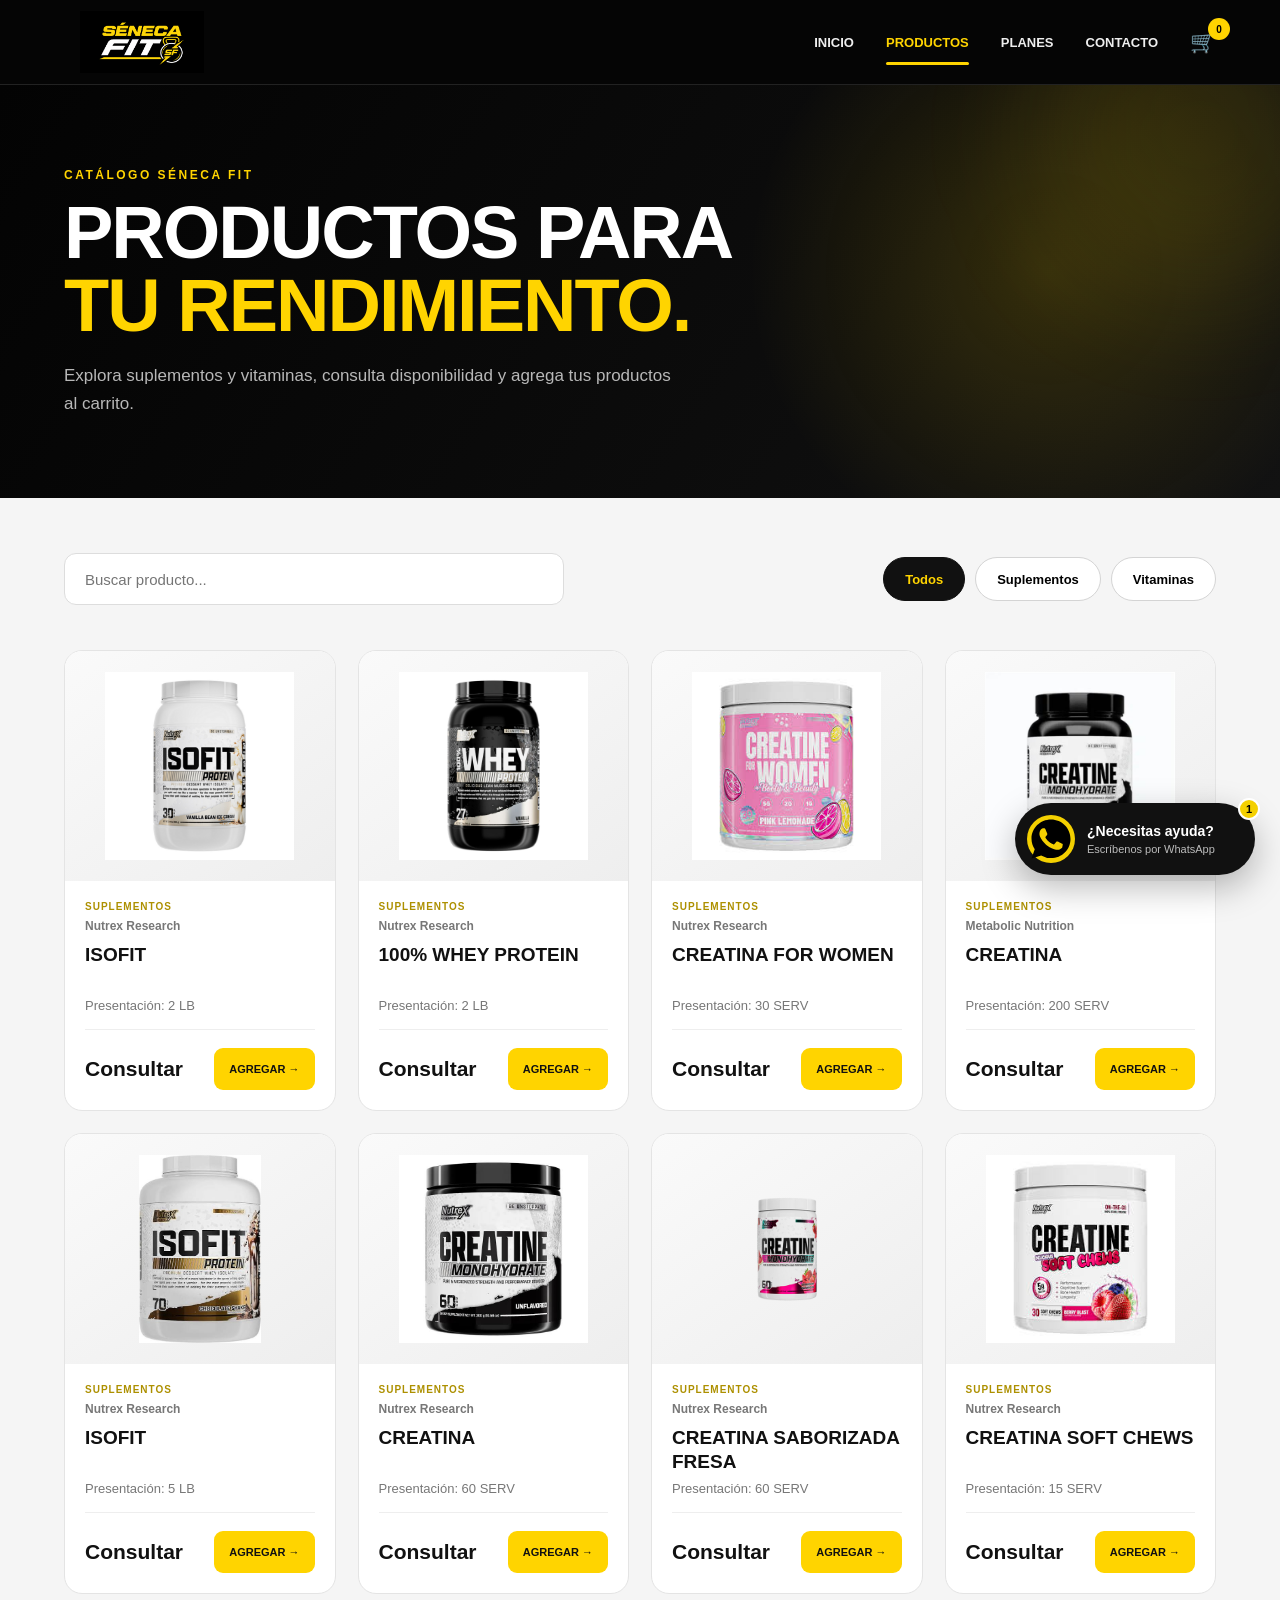
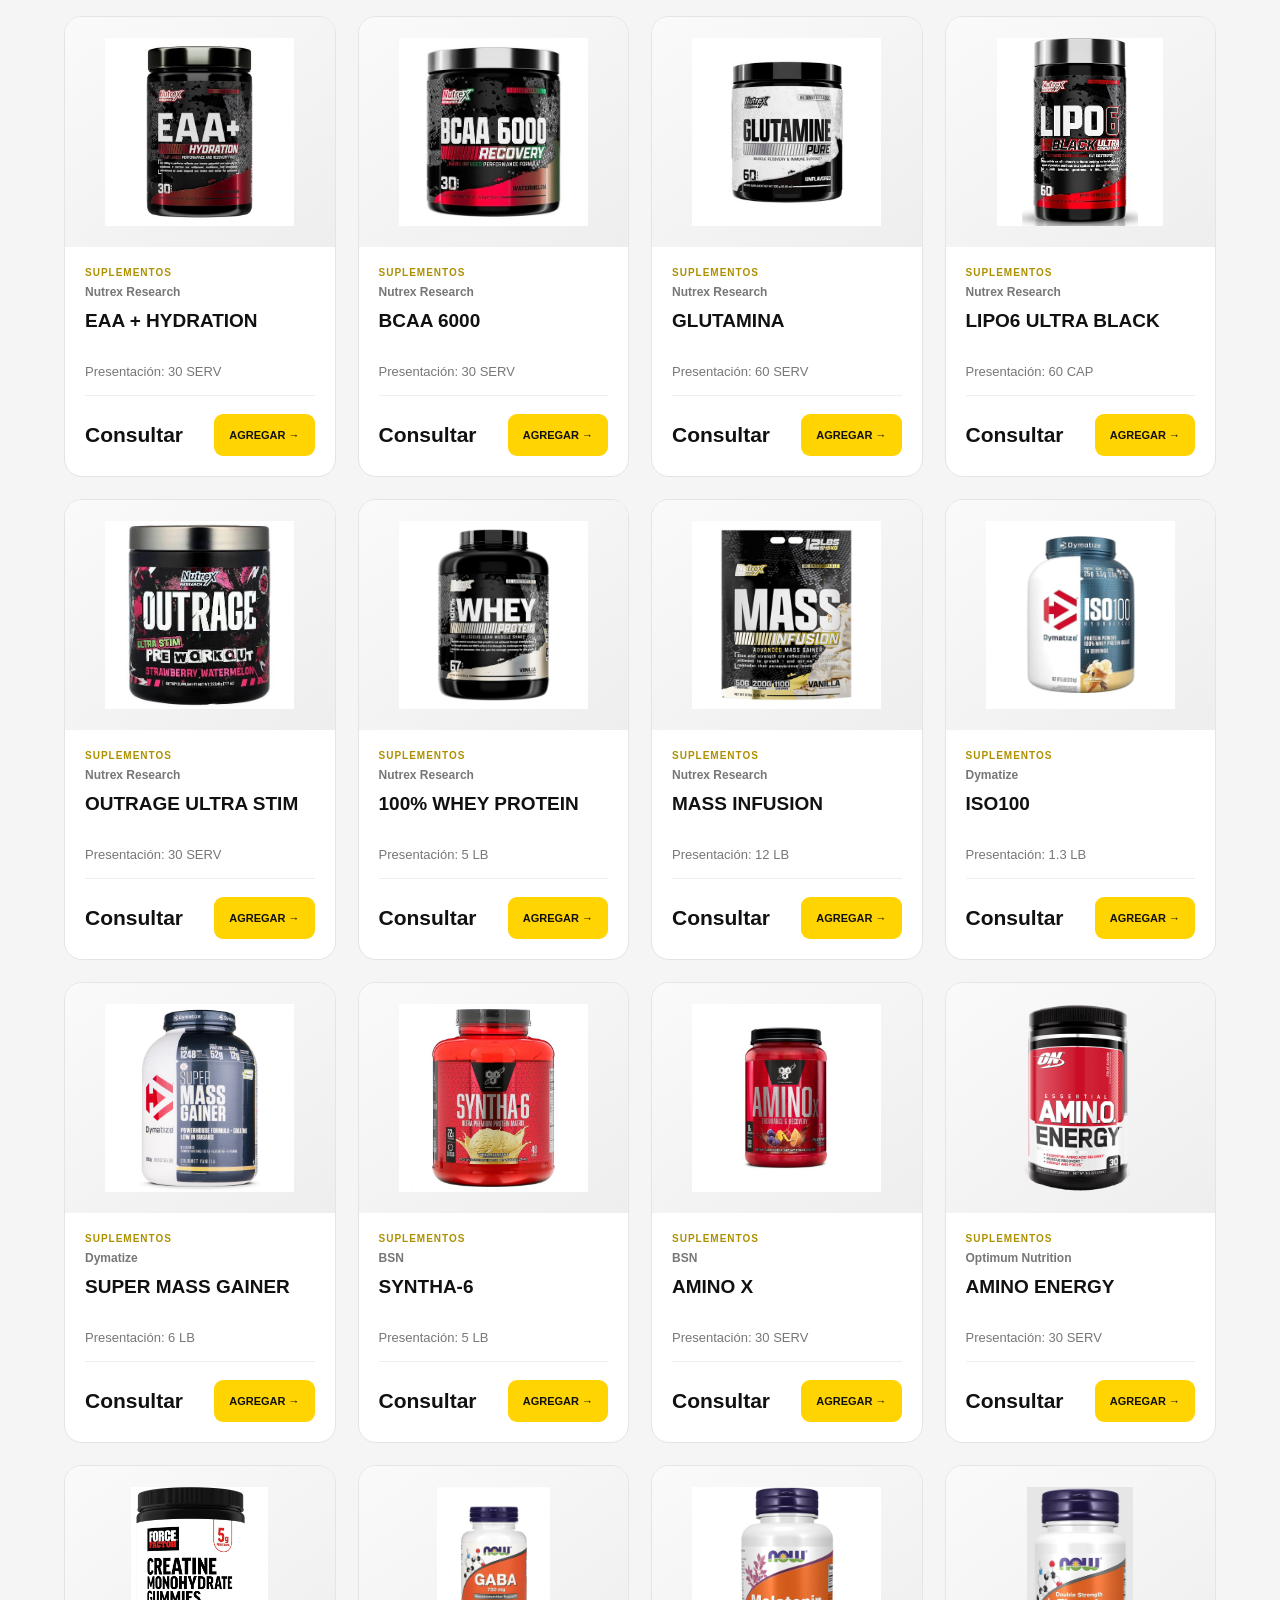
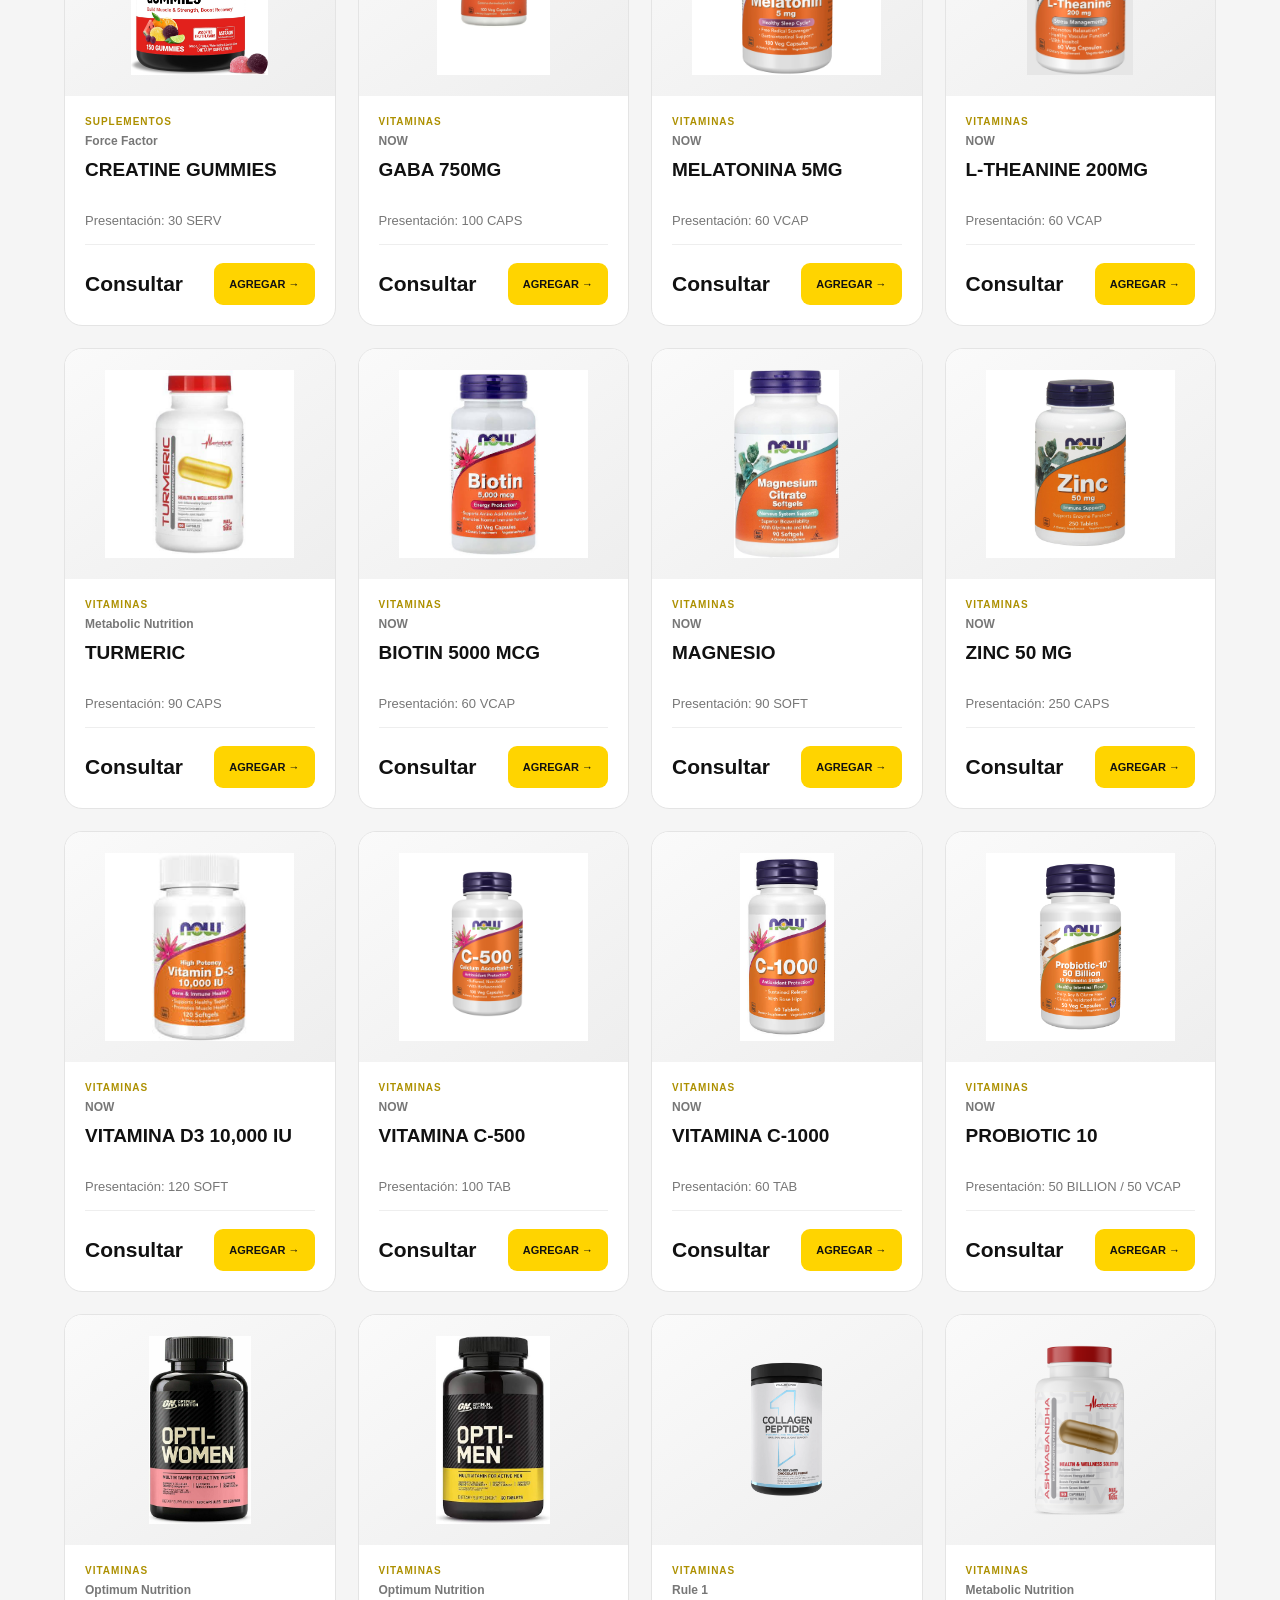
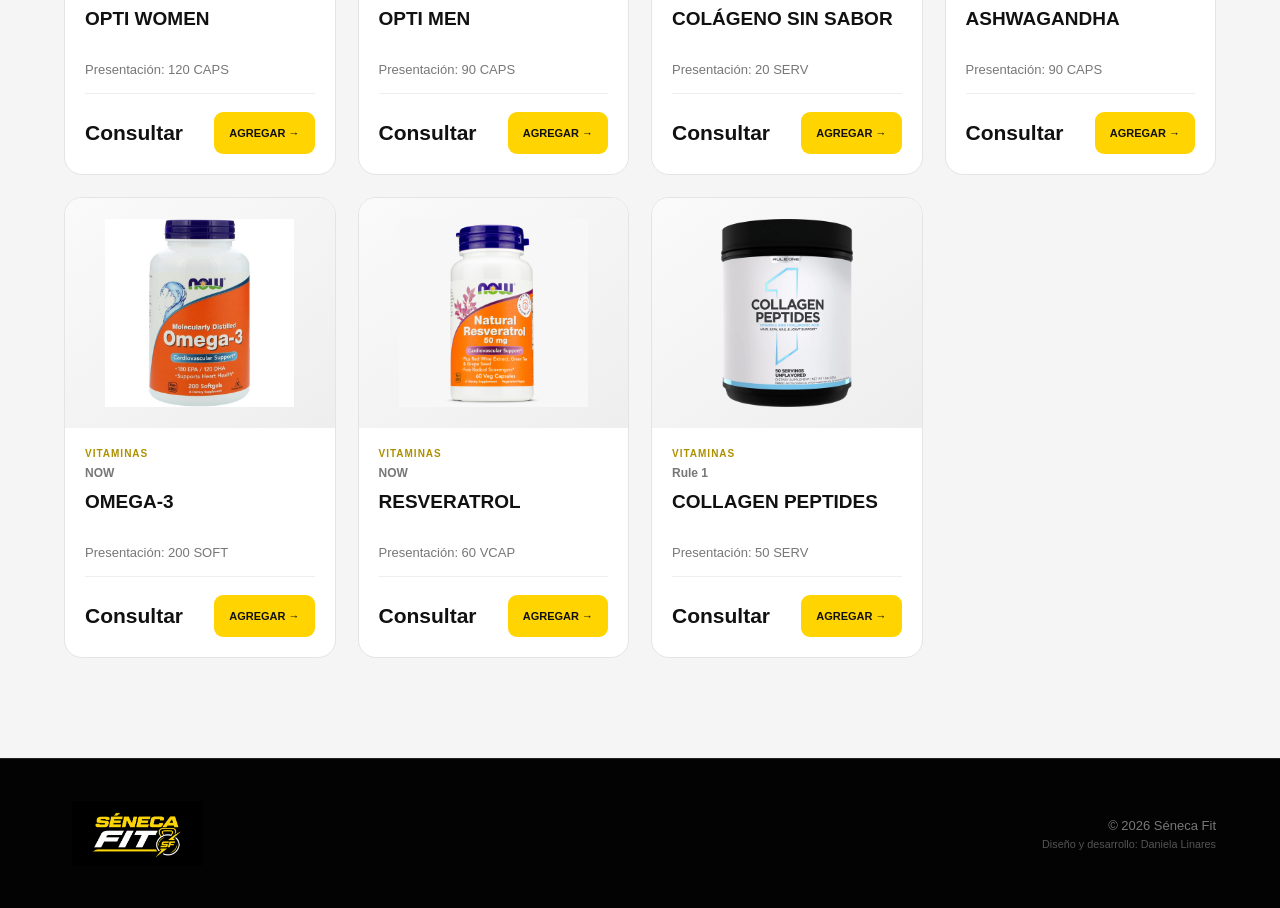
<file: productos.html>
<!DOCTYPE html>
<html lang="es">

<head>

    <meta charset="UTF-8">

    <!-- FAVICON SÉNECA FIT -->
    <link
        rel="icon"
        type="image/png"
        href="img/logo/favicon-seneca-fit.png"
    >

    <meta
        name="viewport"
        content="width=device-width, initial-scale=1.0"
    >

    <title>Productos | Séneca Fit</title>

    <link
        rel="stylesheet"
        href="css/productos.css?v=42"
    >

    <link
        rel="stylesheet"
        href="css/whatsapp.css?v=30"
    >

</head>


<body>


    <!-- =====================================================
         HEADER
    ====================================================== -->

    <header class="header">

        <div class="contenedor nav">


            <!-- LOGO -->

            <a
                href="index.html"
                class="logo-wrap"
            >

                <img
                    src="img/logo/logo-seneca-fit.png"
                    alt="Séneca Fit"
                    class="logo"
                >

            </a>


            <!-- CONTROLES MÓVILES -->

            <div class="nav-mobile-actions">


                <!-- CARRITO MÓVIL -->

                <a
                    href="carrito.html"
                    class="cart cart-mobile"
                    aria-label="Ver carrito"
                >

                    🛒

                    <span
                        id="contador-carrito-mobile"
                        class="contador-carrito-mobile"
                    >
                        0
                    </span>

                </a>


                <!-- BOTÓN HAMBURGUESA -->

                <button
                    class="menu-toggle"
                    id="menu-toggle"
                    type="button"
                    aria-label="Abrir menú"
                    aria-expanded="false"
                >

                    <span></span>
                    <span></span>
                    <span></span>

                </button>

            </div>


            <!-- MENÚ -->

            <nav
                class="menu"
                id="menu-principal"
            >

                <a href="index.html">
                    Inicio
                </a>

                <a
                    href="productos.html"
                    class="activo"
                >
                    Productos
                </a>

                <a href="planes.html">
                    Planes
                </a>

                <a href="contacto.html">
                    Contacto
                </a>


                <!-- CARRITO ESCRITORIO -->

                <a
                    href="carrito.html"
                    class="cart cart-desktop"
                    aria-label="Ver carrito"
                >

                    🛒

                    <span id="contador-carrito">
                        0
                    </span>

                </a>

            </nav>

        </div>

    </header>


    <!-- =====================================================
         HERO
    ====================================================== -->

    <section class="catalogo-hero">

        <div class="contenedor">

            <span class="eyebrow">
                CATÁLOGO SÉNECA FIT
            </span>


            <h1>

                Productos para

                <span>
                    tu rendimiento.
                </span>

            </h1>


            <p>

                Explora suplementos y vitaminas,
                consulta disponibilidad y agrega tus
                productos al carrito.

            </p>

        </div>

    </section>


    <!-- =====================================================
         CATÁLOGO
    ====================================================== -->

    <main class="catalogo-section">

        <div class="contenedor">


            <!-- BUSCADOR + FILTROS -->

            <div class="catalogo-tools">


                <div class="search-box">

                    <input
                        type="text"
                        id="buscar-producto"
                        placeholder="Buscar producto..."
                        autocomplete="off"
                    >

                </div>


                <div class="catalogo-filtros">

                    <button
                        class="filtro activo"
                        data-categoria="Todos"
                        type="button"
                    >
                        Todos
                    </button>


                    <button
                        class="filtro"
                        data-categoria="Suplementos"
                        type="button"
                    >
                        Suplementos
                    </button>


                    <button
                        class="filtro"
                        data-categoria="Vitaminas"
                        type="button"
                    >
                        Vitaminas
                    </button>

                </div>

            </div>


            <!-- PRODUCTOS -->

            <div
                class="productos-grid"
                id="lista-productos"
            >
            </div>


            <!-- SIN RESULTADOS -->

            <div
                class="sin-resultados"
                id="sin-resultados"
            >

                No encontramos productos
                con esa búsqueda.

            </div>

        </div>

    </main>


    <!-- =====================================================
         FOOTER
    ====================================================== -->

    <footer class="footer">

        <div class="contenedor footer-content">

            <img
                src="img/logo/logo-seneca-fit.png"
                alt="Séneca Fit"
            >


            <div>

                <p>
                    © 2026 Séneca Fit
                </p>

                <small>
                    Diseño y desarrollo: Daniela Linares
                </small>

            </div>

        </div>

    </footer>


    <!-- =====================================================
         WHATSAPP
    ====================================================== -->

    <div class="whatsapp-widget">


        <button
            class="whatsapp-float"
            id="whatsapp-float"
            type="button"
            aria-label="Abrir WhatsApp"
        >


            <div class="wa-icono">

                <svg
                    viewBox="0 0 32 32"
                    aria-hidden="true"
                >

                    <path
                        d="M16.04 3C8.83 3 3 8.72 3 15.79c0 2.5.75 4.94 2.16 7.01L3 29l6.43-2.06a13.2 13.2 0 0 0 6.6 1.78H16.04C23.24 28.72 29 23 29 15.93 29 8.86 23.24 3 16.04 3zm7.62 18.32c-.32.9-1.87 1.72-2.58 1.82-.66.1-1.5.14-2.42-.15-.56-.18-1.28-.42-2.2-.82-3.87-1.65-6.4-5.48-6.6-5.73-.2-.25-1.57-2.05-1.57-3.91 0-1.86.99-2.78 1.34-3.16.35-.38.77-.48 1.03-.48h.74c.24.01.56-.09.88.66.32.76 1.09 2.62 1.18 2.81.1.19.16.42.03.67-.13.25-.19.4-.38.62-.19.22-.4.49-.58.66-.19.19-.39.4-.17.78.22.38.98 1.58 2.1 2.56 1.44 1.26 2.66 1.65 3.04 1.84.38.19.61.16.83-.1.23-.25.96-1.1 1.22-1.48.25-.38.51-.32.86-.19.35.13 2.24 1.04 2.62 1.23.38.19.64.29.73.44.1.16.1.91-.22 1.81z"
                    />

                </svg>

            </div>


            <div class="wa-texto">

                <strong>
                    ¿Necesitas ayuda?
                </strong>

                <span>
                    Escríbenos por WhatsApp
                </span>

            </div>


            <span class="wa-notificacion">
                1
            </span>

        </button>


        <!-- CHAT -->

        <div
            class="whatsapp-chat"
            id="whatsapp-chat"
        >


            <div class="wa-header">

                <div>

                    <span class="wa-mini">
                        SÉNECA FIT
                    </span>

                    <h3>
                        ¡Hola! 👋
                    </h3>

                    <p>
                        Estamos para ayudarte
                    </p>

                </div>


                <button
                    class="wa-cerrar"
                    id="wa-cerrar"
                    type="button"
                    aria-label="Cerrar"
                >
                    ×
                </button>

            </div>


            <div class="wa-body">

                <div class="wa-mensaje">

                    <strong>
                        Séneca Fit
                    </strong>

                    <p>

                        ¿Buscas suplementos o vitaminas?
                        Escríbenos y con gusto te ayudamos.

                    </p>

                </div>

            </div>


            <div class="wa-footer">

                <textarea
                    id="wa-texto"
                    rows="3"
                    placeholder="Escribe tu mensaje..."
                ></textarea>


                <button
                    id="wa-enviar"
                    type="button"
                >
                    Enviar →
                </button>

            </div>

        </div>

    </div>


    <!-- =====================================================
         JAVASCRIPT
    ====================================================== -->

    <!-- PRODUCTOS -->
    <script src="js/suplementos.js?v=30"></script>

    <!-- VITAMINAS -->
    <script src="js/vitaminas.js?v=30"></script>

    <!-- CATÁLOGO Y CARRITO -->
    <script src="js/catalogo.js?v=30"></script>

    <!-- MENÚ + WHATSAPP + FUNCIONES GENERALES -->
    <script src="js/app.js?v=40"></script>


</body>

</html>
</file>
<file: css/estilos.css>
/* =========================================================
   SÉNECA FIT
   ESTILOS GENERALES
========================================================= */

* {
    margin: 0;
    padding: 0;
    box-sizing: border-box;
}


:root {

    --yellow: #ffd400;
    --yellow-soft: #ffe45c;

    --black: #050505;
    --black-2: #0d0d0d;
    --black-3: #151515;

    --white: #ffffff;

    --gray: #a6a6a6;
    --gray-light: #e8e8e8;

    --radius: 22px;
}


html {
    scroll-behavior: smooth;
}


body {

    font-family:
        Arial,
        Helvetica,
        sans-serif;

    background: var(--black);

    color: var(--white);

    overflow-x: hidden;
}


a {
    color: inherit;
    text-decoration: none;
}


img {
    display: block;
    max-width: 100%;
}


button,
textarea,
input {
    font-family: inherit;
}


.contenedor {

    width: min(
        1200px,
        90%
    );

    margin: 0 auto;
}



/* =========================================================
   HEADER
========================================================= */

.header {

    position: sticky;

    top: 0;

    z-index: 9998;

    background:
        rgba(
            5,
            5,
            5,
            0.97
        );

    border-bottom:
        1px solid #202020;
}


.nav {

    min-height: 84px;

    position: relative;

    display: flex;

    align-items: center;

    justify-content: space-between;
}


.logo-wrap {

    display: flex;

    align-items: center;
}


.logo {

    width: 160px;
    height: 64px;

    object-fit: contain;
}



/* =========================================================
   MENÚ
========================================================= */

.menu {

    display: flex;

    align-items: center;

    gap: 32px;
}


.menu a {

    position: relative;

    color: #ececec;

    font-size: 13px;
    font-weight: 800;

    letter-spacing: 0.3px;

    text-transform: uppercase;

    transition: 0.25s ease;
}


.menu a:hover,
.menu a.activo {

    color: var(--yellow);
}


.menu a.activo::after {

    content: "";

    position: absolute;

    left: 0;
    bottom: -15px;

    width: 100%;
    height: 3px;

    border-radius: 5px;

    background: var(--yellow);
}



/* =========================================================
   CARRITO HEADER
========================================================= */

.cart {

    position: relative;

    font-size: 20px !important;
}


#contador-carrito {

    position: absolute;

    top: -12px;
    right: -14px;

    width: 21px;
    height: 21px;

    display: flex;

    align-items: center;

    justify-content: center;

    border-radius: 50%;

    background: var(--yellow);

    color: #000;

    font-size: 10px;
    font-weight: 900;
}



/* =========================================================
   CONTROLES MÓVILES
========================================================= */

.nav-mobile-actions {
    display: none;
}


.cart-mobile {
    display: none;
}



/* =========================================================
   HAMBURGUESA
========================================================= */

.menu-toggle {

    width: 44px;
    height: 44px;

    display: none;

    align-items: center;

    justify-content: center;

    flex-direction: column;

    gap: 5px;

    border:
        1px solid #292929;

    border-radius: 10px;

    background: #111;

    cursor: pointer;
}


.menu-toggle span {

    width: 21px;
    height: 2px;

    display: block;

    border-radius: 5px;

    background: var(--yellow);

    transition: 0.25s ease;
}


.menu-toggle.activo span:nth-child(1) {

    transform:
        translateY(7px)
        rotate(45deg);
}


.menu-toggle.activo span:nth-child(2) {

    opacity: 0;
}


.menu-toggle.activo span:nth-child(3) {

    transform:
        translateY(-7px)
        rotate(-45deg);
}



/* =========================================================
   HERO
========================================================= */

.hero {

    position: relative;

    overflow: hidden;

    background:

        radial-gradient(
            circle at 75% 40%,
            rgba(
                255,
                212,
                0,
                0.11
            ),
            transparent 30%
        ),

        linear-gradient(
            130deg,
            #030303,
            #0a0a0a 70%
        );
}


.hero::after {

    content: "";

    position: absolute;

    width: 420px;
    height: 420px;

    right: 8%;
    top: 12%;

    border-radius: 50%;

    background:
        rgba(
            255,
            212,
            0,
            0.12
        );

    filter: blur(110px);

    pointer-events: none;

    animation:
        moverBrillo
        7s
        ease-in-out
        infinite
        alternate;
}


@keyframes moverBrillo {

    from {

        transform:
            translate(
                0,
                0
            );
    }

    to {

        transform:
            translate(
                -40px,
                30px
            );
    }

}


.hero-grid {

    position: relative;

    z-index: 2;

    min-height: 650px;

    display: grid;

    grid-template-columns:
        1.05fr
        0.95fr;

    align-items: center;

    gap: 70px;
}


.hero-copy {

    padding: 80px 0;
}


.eyebrow {

    display: inline-block;

    margin-bottom: 20px;

    color: var(--yellow);

    font-size: 12px;
    font-weight: 900;

    letter-spacing: 2.5px;

    text-transform: uppercase;
}


.hero h1 {

    max-width: 700px;

    margin-bottom: 28px;

    font-size:
        clamp(
            55px,
            6vw,
            90px
        );

    line-height: 0.95;

    letter-spacing: -3px;

    text-transform: uppercase;
}


.hero h1 span {

    display: block;

    color: var(--yellow);
}


.hero-descripcion {

    max-width: 580px;

    margin-bottom: 34px;

    color: #bdbdbd;

    font-size: 18px;

    line-height: 1.7;
}



/* =========================================================
   BOTONES
========================================================= */

.hero-actions {

    display: flex;

    gap: 15px;

    margin-bottom: 48px;
}


.btn {

    position: relative;

    overflow: hidden;

    min-height: 52px;

    padding: 0 28px;

    display: inline-flex;

    align-items: center;

    justify-content: center;

    border-radius: 10px;

    font-size: 13px;
    font-weight: 900;

    text-transform: uppercase;

    transition: 0.25s ease;
}


.btn::after {

    content: "→";

    margin-left: 12px;

    transition: 0.25s ease;
}


.btn:hover::after {

    transform:
        translateX(5px);
}


.btn-primary {

    background: var(--yellow);

    color: #050505;
}


.btn-primary:hover {

    transform:
        translateY(-2px);

    background:
        var(--yellow-soft);
}


.btn-secondary {

    border:
        1px solid #4a4a4a;

    background:
        rgba(
            255,
            255,
            255,
            0.025
        );

    color: white;
}


.btn-secondary:hover {

    border-color:
        var(--yellow);

    color:
        var(--yellow);
}



/* =========================================================
   HERO INFO
========================================================= */

.hero-mini-info {

    display: flex;

    gap: 30px;
}


.hero-mini-info > div {

    display: flex;

    flex-direction: column;

    gap: 5px;

    padding-right: 30px;

    border-right:
        1px solid #343434;
}


.hero-mini-info > div:last-child {

    border-right: none;
}


.hero-mini-info strong {

    color: var(--yellow);

    font-size: 13px;
}


.hero-mini-info span {

    color: #888;

    font-size: 12px;

    text-transform: uppercase;
}



/* =========================================================
   HERO VISUAL
========================================================= */

.hero-visual {

    position: relative;

    min-height: 480px;

    display: flex;

    align-items: center;

    justify-content: center;
}


.halo {

    position: absolute;

    width: 390px;
    height: 390px;

    border-radius: 50%;

    background:

        radial-gradient(
            circle,
            rgba(
                255,
                212,
                0,
                0.35
            ),
            rgba(
                255,
                212,
                0,
                0.07
            ) 50%,
            transparent 70%
        );

    filter:
        blur(25px);
}


.brand-card {

    position: relative;

    z-index: 2;

    width:
        min(
            460px,
            100%
        );

    min-height: 340px;

    padding: 50px;

    display: flex;

    flex-direction: column;

    align-items: center;

    justify-content: center;

    border:
        1px solid
        rgba(
            255,
            255,
            255,
            0.08
        );

    border-radius: 30px;

    background:

        linear-gradient(
            145deg,
            rgba(
                255,
                255,
                255,
                0.07
            ),
            rgba(
                255,
                255,
                255,
                0.015
            )
        );

    box-shadow:

        0
        30px
        70px
        rgba(
            0,
            0,
            0,
            0.35
        );

    backdrop-filter:
        blur(8px);

    animation:
        flotar
        5s
        ease-in-out
        infinite;
}


@keyframes flotar {

    0%,
    100% {

        transform:
            translateY(0);
    }

    50% {

        transform:
            translateY(-8px);
    }

}


.brand-card::before {

    content: "";

    position: absolute;

    width: 170px;
    height: 4px;

    top: 0;

    background:
        var(--yellow);

    border-radius:
        0
        0
        10px
        10px;
}


.brand-card span {

    margin-bottom: 40px;

    color: #777;

    font-size: 11px;
    font-weight: 900;

    letter-spacing: 4px;
}


.brand-card img {

    width: 370px;
}


.brand-card small {

    margin-top: 38px;

    color: #6f6f6f;

    font-size: 10px;

    letter-spacing: 2px;

    text-align: center;
}



/* =========================================================
   SERVICIOS
========================================================= */

.servicios {

    padding: 110px 0;

    background: #f4f4f4;

    color: #111;
}


.section-header {

    max-width: 700px;

    margin-bottom: 55px;
}


.section-header h2 {

    position: relative;

    font-size:
        clamp(
            40px,
            5vw,
            62px
        );

    line-height: 1;

    letter-spacing: -2px;
}


.section-header h2::after {

    content: "";

    display: block;

    width: 55px;
    height: 4px;

    margin-top: 20px;

    border-radius: 10px;

    background:
        var(--yellow);
}


.cards-grid {

    display: grid;

    grid-template-columns:
        1fr
        1fr;

    gap: 24px;
}


.service-card {

    position: relative;

    overflow: hidden;

    min-height: 420px;

    padding: 45px;

    display: flex;

    flex-direction: column;

    justify-content:
        space-between;

    border-radius:
        var(--radius);

    transition:
        0.3s ease;
}


.service-card::before {

    content: "";

    position: absolute;

    width: 140px;
    height: 140px;

    right: -60px;
    top: -60px;

    border-radius: 50%;

    background:
        rgba(
            255,
            212,
            0,
            0.12
        );

    transition:
        0.4s ease;
}


.service-card:hover {

    transform:
        translateY(-5px);
}


.service-card:hover::before {

    width: 220px;
    height: 220px;
}


.card-light {

    background: #fff;

    border:
        1px solid #ddd;
}


.card-dark {

    background: #111;

    color: #fff;
}


.card-number {

    color:
        var(--yellow);

    font-size: 14px;

    font-weight: 900;
}


.card-tag {

    display: block;

    margin-bottom: 15px;

    color: #a98c00;

    font-size: 11px;
    font-weight: 900;

    letter-spacing: 2px;
}


.card-dark .card-tag {

    color:
        var(--yellow);
}


.service-card h3 {

    max-width: 480px;

    margin-bottom: 25px;

    font-size:

        clamp(
            35px,
            4vw,
            52px
        );

    line-height: 1;
}


.service-card p {

    max-width: 470px;

    margin-bottom: 30px;

    color: #6a6a6a;

    font-size: 16px;

    line-height: 1.6;
}


.card-dark p {

    color: #aaa;
}


.service-card a {

    display: inline-block;

    color: #111;

    font-size: 14px;

    font-weight: 900;

    transition:
        0.25s ease;
}


.service-card a:hover {

    transform:
        translateX(6px);
}


.card-dark a {

    color:
        var(--yellow);
}



/* =========================================================
   CONFIANZA
========================================================= */

.confianza {

    padding: 115px 0;

    background:
        var(--black);
}


.confianza-grid {

    display: grid;

    grid-template-columns:
        0.85fr
        1.15fr;

    gap: 100px;
}


.confianza h2 {

    position: relative;

    max-width: 500px;

    font-size:

        clamp(
            40px,
            5vw,
            65px
        );

    line-height: 1;

    letter-spacing: -2px;
}


.confianza h2::after {

    content: "";

    display: block;

    width: 55px;
    height: 4px;

    margin-top: 20px;

    background:
        var(--yellow);

    border-radius: 10px;
}


.benefits-list {

    display: flex;

    flex-direction: column;
}


.benefit-item {

    display: grid;

    grid-template-columns:
        60px
        1fr;

    gap: 20px;

    padding: 30px 0;

    border-bottom:
        1px solid #292929;

    transition:
        0.25s ease;
}


.benefit-item:hover {

    padding-left: 10px;
}


.benefit-item > span {

    color:
        var(--yellow);

    font-size: 13px;

    font-weight: 900;
}


.benefit-item h4 {

    margin-bottom: 8px;

    font-size: 19px;
}


.benefit-item p {

    color: #888;

    line-height: 1.5;
}



/* =========================================================
   CTA
========================================================= */

.cta {

    padding: 90px 0;

    background: #f4f4f4;
}


.cta-box {

    position: relative;

    overflow: hidden;

    min-height: 300px;

    padding: 65px;

    display: flex;

    align-items: center;

    justify-content:
        space-between;

    gap: 50px;

    border-radius: 30px;

    color: white;

    background:

        radial-gradient(
            circle at 85% 50%,
            rgba(
                255,
                212,
                0,
                0.22
            ),
            transparent 25%
        ),

        #111;
}


.cta-box::after {

    content: "";

    position: absolute;

    width: 260px;
    height: 260px;

    right: -70px;
    bottom: -80px;

    border-radius: 50%;

    background:
        rgba(
            255,
            212,
            0,
            0.10
        );

    filter:
        blur(25px);

    pointer-events: none;
}


.cta-box > * {

    position: relative;

    z-index: 2;
}


.cta-box h2 {

    max-width: 650px;

    font-size:

        clamp(
            40px,
            5vw,
            64px
        );

    line-height: 1;

    letter-spacing: -2px;
}



/* =========================================================
   FOOTER
========================================================= */

.footer {

    padding: 42px 0;

    background: #030303;

    border-top:
        1px solid #222;
}


.footer-content {

    display: flex;

    align-items: center;

    justify-content:
        space-between;

    gap: 30px;

    color: #777;

    font-size: 13px;
}


.footer-content img {

    width: 145px;
}


.footer-content div {

    text-align: right;
}


.footer-content small {

    display: block;

    margin-top: 5px;

    color: #555;
}



/* =========================================================
   TABLET
========================================================= */

@media (max-width: 950px) {


    .hero-grid,
    .confianza-grid {

        grid-template-columns:
            1fr;
    }


    .hero-grid {

        text-align: center;
    }


    .hero-copy {

        padding-bottom: 20px;
    }


    .hero-descripcion {

        margin-left: auto;

        margin-right: auto;
    }


    .hero-actions,
    .hero-mini-info {

        justify-content: center;
    }


    .hero-visual {

        min-height: 400px;

        padding-bottom: 70px;
    }


    .cards-grid {

        grid-template-columns:
            1fr;
    }


    .confianza-grid {

        gap: 50px;
    }


    .cta-box {

        flex-direction: column;

        text-align: center;
    }

}



/* =========================================================
   MÓVIL
========================================================= */

@media (max-width: 700px) {


    /* HEADER */

    .nav {

        min-height: 72px;

        padding: 8px 0;

        flex-direction: row;

        gap: 15px;
    }


    .logo {

        width: 125px;
        height: 52px;
    }


    .nav-mobile-actions {

        display: flex;

        align-items: center;

        gap: 10px;
    }


    /* CARRITO MÓVIL */

    .cart-mobile {

        position: relative;

        width: 44px;
        height: 44px;

        display: flex;

        align-items: center;

        justify-content: center;

        border:
            1px solid #292929;

        border-radius: 10px;

        background: #111;

        color: white;

        font-size: 21px;
    }


    .contador-carrito-mobile {

        position: absolute;

        top: -7px;
        right: -7px;

        width: 21px;
        height: 21px;

        display: flex;

        align-items: center;

        justify-content: center;

        border-radius: 50%;

        background:
            var(--yellow);

        color: #000;

        font-size: 10px;

        font-weight: 900;
    }


    /* HAMBURGUESA */

    .menu-toggle {

        display: flex;
    }


    /* MENÚ DESPLEGABLE */

    .menu {

        position: absolute;

        top: 100%;
        left: 0;

        width: 100%;

        display: flex;

        flex-direction: column;

        align-items: stretch;

        gap: 0;

        padding: 0;

        background: #090909;

        border-top:
            1px solid #222;

        box-shadow:

            0
            18px
            35px
            rgba(
                0,
                0,
                0,
                0.35
            );

        opacity: 0;

        visibility: hidden;

        pointer-events: none;

        transform:
            translateY(-10px);

        transition:
            0.25s ease;
    }


    .menu.menu-abierto {

        opacity: 1;

        visibility: visible;

        pointer-events: auto;

        transform:
            translateY(0);
    }


    .menu a {

        width: 100%;

        padding:
            17px
            6%;

        display: block;

        border-bottom:
            1px solid #1f1f1f;

        color: #fff;

        font-size: 12px;

        text-align: left;
    }


    .menu a:hover,
    .menu a.activo {

        padding-left: 8%;

        background: #111;

        color:
            var(--yellow);
    }


    .menu a.activo::after {

        display: none;
    }


    .cart-desktop {

        display: none !important;
    }



    /* HERO */

    .hero-grid {

        min-height: auto;

        display: block;

        text-align: left;
    }


    .hero-copy {

        padding:
            65px 0
            45px;
    }


    .hero h1 {

        font-size:
            clamp(
                45px,
                14vw,
                58px
            );

        line-height: 0.95;

        letter-spacing: -2px;
    }


    .hero-descripcion {

        margin-left: 0;

        margin-right: 0;

        font-size: 15px;

        line-height: 1.6;
    }


    .hero-actions {

        flex-direction: column;

        gap: 12px;

        margin-bottom: 38px;
    }


    .btn {

        width: 100%;
    }


    .hero-mini-info {

        display: grid;

        grid-template-columns:
            repeat(
                3,
                1fr
            );

        gap: 7px;
    }


    .hero-mini-info > div {

        padding: 12px 7px;

        align-items: center;

        border:
            1px solid #292929;

        border-radius: 10px;

        text-align: center;
    }


    .hero-mini-info span {

        font-size: 9px;
    }


    .hero-visual {

        min-height: 310px;

        padding:
            5px
            0
            55px;
    }


    .halo {

        width: 250px;
        height: 250px;
    }


    .brand-card {

        width: 100%;

        min-height: 240px;

        padding:
            30px
            20px;

        border-radius: 22px;
    }


    .brand-card span {

        margin-bottom: 25px;

        font-size: 9px;
    }


    .brand-card img {

        width: 250px;
    }


    .brand-card small {

        margin-top: 25px;

        font-size: 8px;

        line-height: 1.5;
    }



    /* SERVICIOS */

    .servicios {

        padding:
            75px
            0;
    }


    .section-header {

        margin-bottom: 35px;
    }


    .section-header h2 {

        font-size:
            clamp(
                35px,
                11vw,
                45px
            );
    }


    .service-card {

        min-height: 340px;

        padding: 30px;
    }


    .service-card h3 {

        font-size:
            clamp(
                30px,
                9vw,
                39px
            );
    }


    .service-card p {

        font-size: 14px;
    }



    /* CONFIANZA */

    .confianza {

        padding:
            75px
            0;
    }


    .confianza-grid {

        gap: 35px;
    }


    .confianza h2 {

        font-size:
            clamp(
                35px,
                11vw,
                45px
            );
    }


    .benefit-item {

        grid-template-columns:
            42px
            1fr;

        gap: 12px;

        padding:
            23px
            0;
    }


    .benefit-item h4 {

        font-size: 17px;
    }


    .benefit-item p {

        font-size: 13px;
    }



    /* CTA */

    .cta {

        padding:
            65px
            0;
    }


    .cta-box {

        min-height: auto;

        padding:
            42px
            24px;

        gap: 30px;

        border-radius: 22px;
    }


    .cta-box h2 {

        font-size:
            clamp(
                34px,
                11vw,
                44px
            );
    }



    /* FOOTER */

    .footer-content {

        flex-direction: column;

        text-align: center;
    }


    .footer-content div {

        text-align: center;
    }



    /* BRILLO */

    .hero::after {

        width: 260px;
        height: 260px;

        right: -60px;
    }

}



/* =========================================================
   TELÉFONOS PEQUEÑOS
========================================================= */

@media (max-width: 400px) {


    .hero h1 {

        font-size: 43px;
    }


    .hero-mini-info span {

        font-size: 8px;
    }


    .service-card {

        padding: 26px;
    }

}



/* =========================================================
   REDUCIR ANIMACIONES
========================================================= */

@media (
    prefers-reduced-motion:
    reduce
) {

    *,
    *::before,
    *::after {

        animation-duration:
            0.01ms !important;

        animation-iteration-count:
            1 !important;

        transition-duration:
            0.01ms !important;
    }

}
/* =========================================================
   CONTACTO
========================================================= */

.contacto-hero {

    position: relative;

    overflow: hidden;

    background:

        radial-gradient(
            circle at 75% 40%,
            rgba(
                255,
                212,
                0,
                0.11
            ),
            transparent 30%
        ),

        linear-gradient(
            130deg,
            #030303,
            #0a0a0a 70%
        );
}


.contacto-hero::after {

    content: "";

    position: absolute;

    width: 420px;
    height: 420px;

    right: 8%;
    top: 12%;

    border-radius: 50%;

    background:
        rgba(
            255,
            212,
            0,
            0.12
        );

    filter: blur(110px);

    pointer-events: none;
}


.contacto-hero-grid {

    position: relative;

    z-index: 2;

    min-height: 650px;

    display: grid;

    grid-template-columns:
        1.05fr
        0.95fr;

    align-items: center;

    gap: 70px;
}


.contacto-copy {

    padding: 80px 0;
}


.contacto-copy h1 {

    max-width: 700px;

    margin-bottom: 28px;

    font-size:
        clamp(
            55px,
            6vw,
            90px
        );

    line-height: 0.95;

    letter-spacing: -3px;

    text-transform: uppercase;
}


.contacto-copy h1 span {

    display: block;

    color: var(--yellow);
}


.contacto-copy p {

    max-width: 580px;

    margin-bottom: 34px;

    color: #bdbdbd;

    font-size: 18px;

    line-height: 1.7;
}


.contacto-visual {

    position: relative;

    min-height: 480px;

    display: flex;

    align-items: center;

    justify-content: center;
}



/* =========================================================
   INFORMACIÓN DE CONTACTO
========================================================= */

.contacto-info-section {

    padding: 110px 0;

    background: #f4f4f4;

    color: #111;
}


.contacto-grid {

    display: grid;

    grid-template-columns:
        repeat(
            3,
            minmax(
                0,
                1fr
            )
        );

    gap: 24px;
}


.contacto-card {

    position: relative;

    overflow: hidden;

    min-height: 380px;

    padding: 38px;

    display: flex;

    flex-direction: column;

    border:
        1px solid #dddddd;

    border-radius:
        var(--radius);

    background: #ffffff;

    color: #111;

    transition:
        transform
        0.3s ease,
        box-shadow
        0.3s ease;
}


.contacto-card:hover {

    transform:
        translateY(-5px);

    box-shadow:
        0
        18px
        40px
        rgba(
            0,
            0,
            0,
            0.10
        );
}


.contacto-card::before {

    content: "";

    position: absolute;

    width: 130px;
    height: 130px;

    right: -55px;
    top: -55px;

    border-radius: 50%;

    background:
        rgba(
            255,
            212,
            0,
            0.12
        );
}


.contacto-card-dark {

    background: #111;

    color: #ffffff;

    border-color: #242424;
}


.contacto-numero {

    position: relative;

    z-index: 2;

    margin-bottom: 45px;

    color: #b79500;

    font-size: 13px;

    font-weight: 900;

    letter-spacing: 2px;
}


.contacto-card-dark
.contacto-numero {

    color:
        var(--yellow);
}


.contacto-tag {

    position: relative;

    z-index: 2;

    display: block;

    margin-bottom: 12px;

    color: #a98c00;

    font-size: 10px;

    font-weight: 900;

    letter-spacing: 2px;
}


.contacto-card-dark
.contacto-tag {

    color:
        var(--yellow);
}


.contacto-card h3 {

    position: relative;

    z-index: 2;

    margin-bottom: 20px;

    color: #111;

    font-size:
        clamp(
            28px,
            3vw,
            42px
        );

    line-height: 1;

    overflow-wrap: anywhere;
}


.contacto-card-dark h3 {

    color: #ffffff;
}


.contacto-card p {

    position: relative;

    z-index: 2;

    margin-bottom: 30px;

    color: #666;

    font-size: 14px;

    line-height: 1.7;
}


.contacto-card-dark p {

    color: #a8a8a8;
}


.contacto-link {

    position: relative;

    z-index: 2;

    display: inline-block;

    width: fit-content;

    margin-top: auto;

    border: none;

    padding: 0;

    background: transparent;

    color: #a98c00;

    font-family: inherit;

    font-size: 14px;

    font-weight: 900;

    cursor: pointer;

    transition:
        0.25s ease;
}


.contacto-card-dark
.contacto-link {

    color:
        var(--yellow);
}


.contacto-link:hover {

    transform:
        translateX(5px);
}


.contacto-instagram {

    font-size: clamp(
        24px,
        2.4vw,
        36px
    ) !important;

    white-space: nowrap;

    overflow-wrap: normal;

    word-break: normal;
}


/* =========================================================
   CONTACTO - TABLET
========================================================= */

@media (max-width: 950px) {

    .contacto-hero-grid {

        grid-template-columns:
            1fr;

        gap: 20px;

        text-align: center;
    }


    .contacto-copy {

        padding-bottom: 20px;
    }


    .contacto-copy p {

        margin-left: auto;

        margin-right: auto;
    }


    .contacto-visual {

        min-height: 400px;

        padding-bottom: 70px;
    }


    .contacto-grid {

        grid-template-columns:
            1fr;
    }

}



/* =========================================================
   CONTACTO - MÓVIL
========================================================= */

@media (max-width: 700px) {

    .contacto-hero-grid {

        min-height: auto;

        display: block;

        text-align: left;
    }


    .contacto-copy {

        padding:
            65px 0
            45px;
    }


    .contacto-copy h1 {

        font-size:
            clamp(
                45px,
                14vw,
                58px
            );

        line-height: 0.95;

        letter-spacing: -2px;
    }


    .contacto-copy p {

        margin-left: 0;

        margin-right: 0;

        font-size: 15px;

        line-height: 1.6;
    }


    .contacto-visual {

        min-height: 310px;

        padding:
            5px
            0
            55px;
    }


    .contacto-info-section {

        padding:
            75px
            0;
    }


    .contacto-card {

        min-height: 300px;

        padding: 30px;
    }


    .contacto-card h3 {

        font-size: 30px;
    }


    .contacto-numero {

        margin-bottom: 32px;
    }

}



/* =========================================================
   PLANES - SÉNECA FIT
========================================================= */

.planes-section {

    background:
        #f4f4f4 !important;

    color:
        #111 !important;

    padding:
        90px
        0;
}


.planes-section
.section-header {

    margin-bottom:
        45px;
}


.planes-section
.section-header h2 {

    color:
        #111;
}


.planes-grid {

    display:
        grid !important;

    grid-template-columns:
        repeat(
            3,
            1fr
        );

    gap:
        22px;
}


.plan-card {

    background:
        #ffffff !important;

    color:
        #111111 !important;

    border:
        1px solid
        #dddddd;

    border-radius:
        22px;

    padding:
        30px;

    min-height:
        500px;

    display:
        flex !important;

    flex-direction:
        column;

    overflow:
        hidden;

    transition:
        transform
        0.3s ease,
        box-shadow
        0.3s ease;
}


.plan-card:hover {

    transform:
        translateY(-5px);

    box-shadow:
        0
        18px
        40px
        rgba(
            0,
            0,
            0,
            0.10
        );
}



/* =========================================================
   PLANES - PARTE SUPERIOR
========================================================= */

.plan-top {

    display:
        flex;

    align-items:
        center;

    justify-content:
        space-between;

    margin-bottom:
        35px;
}


.plan-numero {

    color:
        #b79500;

    font-size:
        12px;

    font-weight:
        900;

    letter-spacing:
        2px;
}


.plan-estado {

    background:
        #111;

    color:
        #ffd400;

    padding:
        7px
        12px;

    border-radius:
        50px;

    font-size:
        9px;

    font-weight:
        900;

    letter-spacing:
        0.5px;
}



/* =========================================================
   PLANES - CONTENIDO
========================================================= */

.plan-etiqueta {

    display:
        block;

    margin-bottom:
        10px;

    color:
        #b79500;

    font-size:
        10px;

    font-weight:
        900;

    letter-spacing:
        2px;
}


.plan-card h3 {

    color:
        #111 !important;

    font-size:
        38px;

    line-height:
        1;

    margin-bottom:
        18px;
}


.plan-descripcion {

    color:
        #666 !important;

    font-size:
        14px;

    line-height:
        1.6;

    margin-bottom:
        25px;
}



/* =========================================================
   PLANES - BENEFICIOS
========================================================= */

.plan-beneficios {

    list-style:
        none !important;

    padding:
        0 !important;

    margin:
        0
        0
        32px !important;

    display:
        flex;

    flex-direction:
        column;

    gap:
        12px;
}


.plan-beneficios li {

    color:
        #444 !important;

    font-size:
        13px;

    padding-left:
        22px;

    position:
        relative;
}


.plan-beneficios li::before {

    content:
        "✓";

    position:
        absolute;

    left:
        0;

    color:
        #b79500;

    font-weight:
        900;
}



/* =========================================================
   PLANES - PARTE INFERIOR
========================================================= */

.plan-footer {

    margin-top:
        auto;

    border-top:
        1px solid
        #eeeeee;

    padding-top:
        22px;

    display:
        flex;

    align-items:
        center;

    justify-content:
        space-between;

    gap:
        15px;
}


.plan-precio-label {

    display:
        block;

    color:
        #999;

    font-size:
        9px;

    font-weight:
        900;

    letter-spacing:
        1px;

    margin-bottom:
        5px;
}


.plan-precio {

    display:
        block;

    color:
        #111 !important;

    font-size:
        20px;

    font-weight:
        900;
}


.plan-btn {

    min-height:
        45px;

    padding:
        0
        17px;

    display:
        inline-flex !important;

    align-items:
        center;

    justify-content:
        center;

    background:
        #ffd400 !important;

    color:
        #050505 !important;

    border-radius:
        9px;

    font-size:
        10px;

    font-weight:
        900;

    text-decoration:
        none;

    transition:
        0.25s;
}


.plan-btn:hover {

    background:
        #ffe45c !important;

    transform:
        translateY(-2px);
}



/* =========================================================
   PLANES - TABLET
========================================================= */

@media (max-width: 950px) {

    .planes-grid {

        grid-template-columns:
            1fr !important;
    }

}



/* =========================================================
   PLANES - MÓVIL
========================================================= */

@media (max-width: 700px) {

    .planes-section {

        padding:
            65px
            0;
    }


    .planes-section
    .section-header {

        margin-bottom:
            30px;
    }


    .planes-section
    .section-header h2 {

        font-size:
            36px;
    }


    .planes-grid {

        display:
            grid !important;

        grid-template-columns:
            1fr !important;

        gap:
            18px;
    }


    .plan-card {

        width:
            100%;

        min-height:
            auto;

        padding:
            25px;

        border-radius:
            18px;
    }


    .plan-top {

        margin-bottom:
            25px;
    }


    .plan-card h3 {

        font-size:
            31px;
    }


    .plan-descripcion {

        font-size:
            13px;
    }


    .plan-footer {

        flex-direction:
            column;

        align-items:
            stretch;
    }


    .plan-btn {

        width:
            100%;

        min-height:
            48px;
    }

}



/* =========================================================
   CORRECCIÓN HEADER - DESKTOP
========================================================= */

.nav-mobile-actions {

    display:
        none;
}


.cart-mobile {

    display:
        none !important;
}


.cart-desktop {

    display:
        inline-flex;
}



/* =========================================================
   CORRECCIÓN HEADER - MÓVIL
========================================================= */

@media (max-width: 700px) {

    .nav-mobile-actions {

        display:
            flex;

        align-items:
            center;

        gap:
            10px;
    }


    .cart-mobile {

        display:
            flex !important;
    }


    .cart-desktop {

        display:
            none !important;
    }

}



/* =========================================================
   FIN DEL ARCHIVO
========================================================= */
</file>
<file: css/whatsapp.css>
/* =========================================================
   SÉNECA FIT - WHATSAPP FLOTANTE
========================================================= */

.whatsapp-widget {
    position: fixed;
    right: 25px;
    bottom: 25px;
    z-index: 99999;
    font-family: Arial, Helvetica, sans-serif;
}


/* =========================================================
   BOTÓN FLOTANTE
========================================================= */

.whatsapp-float {
    position: relative;

    display: flex;
    align-items: center;
    gap: 12px;

    min-width: 240px;

    padding: 12px 18px 12px 12px;

    background: #111111;
    color: #ffffff;

    border: none;
    border-radius: 50px;

    cursor: pointer;

    box-shadow:
        0 12px 35px rgba(0, 0, 0, 0.28);

    transition:
        transform 0.25s ease,
        box-shadow 0.25s ease;
}


.whatsapp-float:hover {
    transform: translateY(-3px);

    box-shadow:
        0 16px 40px rgba(0, 0, 0, 0.35);
}


/* ICONO */

.wa-icono {
    width: 48px;
    height: 48px;

    min-width: 48px;

    display: flex;
    align-items: center;
    justify-content: center;

    background: #f4d000;
    color: #000000;

    border-radius: 50%;

    font-size: 22px;
    font-weight: 900;
}


/* TEXTO */

.wa-texto {
    display: flex;
    flex-direction: column;
    align-items: flex-start;

    text-align: left;
}


.wa-texto strong {
    font-size: 14px;
    line-height: 1.2;
}


.wa-texto span {
    margin-top: 3px;

    font-size: 11px;

    color: #bcbcbc;
}


/* NOTIFICACIÓN */

.wa-notificacion {
    position: absolute;

    top: -5px;
    right: -5px;

    width: 22px;
    height: 22px;

    display: flex;
    align-items: center;
    justify-content: center;

    background: #f4d000;
    color: #000000;

    border: 2px solid #ffffff;
    border-radius: 50%;

    font-size: 11px;
    font-weight: 900;
}


/* =========================================================
   VENTANA DEL CHAT
========================================================= */

.whatsapp-chat {
    position: absolute;

    right: 0;
    bottom: 85px;

    width: 350px;

    background: #ffffff;

    border-radius: 20px;

    overflow: hidden;

    box-shadow:
        0 20px 60px rgba(0, 0, 0, 0.30);

    opacity: 0;
    visibility: hidden;

    transform: translateY(20px) scale(0.96);

    pointer-events: none;

    transition:
        opacity 0.25s ease,
        transform 0.25s ease,
        visibility 0.25s ease;
}


/* CUANDO ESTÁ ABIERTO */

.whatsapp-chat.activo {
    opacity: 1;
    visibility: visible;

    transform: translateY(0) scale(1);

    pointer-events: auto;
}


/* =========================================================
   HEADER DEL CHAT
========================================================= */

.wa-header {
    position: relative;

    display: flex;
    justify-content: space-between;
    align-items: flex-start;

    padding: 22px;

    background: #111111;

    color: #ffffff;
}


.wa-mini {
    display: inline-block;

    margin-bottom: 8px;

    color: #f4d000;

    font-size: 10px;
    font-weight: 800;

    letter-spacing: 2px;
}


.wa-header h3 {
    margin: 0;

    font-size: 24px;
    line-height: 1.2;

    color: #ffffff;
}


.wa-header p {
    margin: 5px 0 0;

    color: #c5c5c5;

    font-size: 13px;
}


/* CERRAR */

.wa-cerrar {
    width: 35px;
    height: 35px;

    display: flex;
    align-items: center;
    justify-content: center;

    background: rgba(255, 255, 255, 0.1);

    color: #ffffff;

    border: none;
    border-radius: 50%;

    cursor: pointer;

    font-size: 24px;
    line-height: 1;

    transition: background 0.2s ease;
}


.wa-cerrar:hover {
    background: rgba(255, 255, 255, 0.2);
}


/* =========================================================
   CUERPO
========================================================= */

.wa-body {
    padding: 22px;

    background: #f3f3f3;
}


.wa-mensaje {
    max-width: 90%;

    padding: 15px 17px;

    background: #ffffff;

    border-radius:
        5px 16px 16px 16px;

    box-shadow:
        0 5px 18px rgba(0, 0, 0, 0.08);
}


.wa-mensaje strong {
    display: block;

    margin-bottom: 6px;

    color: #111111;

    font-size: 12px;
}


.wa-mensaje p {
    margin: 0;

    color: #555555;

    font-size: 13px;
    line-height: 1.6;
}


/* =========================================================
   FOOTER DEL CHAT
========================================================= */

.wa-footer {
    padding: 15px;

    background: #ffffff;

    border-top: 1px solid #eeeeee;
}


.wa-footer textarea {
    width: 100%;

    min-height: 75px;

    padding: 12px 14px;

    background: #f6f6f6;

    color: #111111;

    border: 1px solid #e2e2e2;
    border-radius: 12px;

    outline: none;

    resize: none;

    font-family: inherit;
    font-size: 13px;
}


.wa-footer textarea:focus {
    border-color: #f4d000;
}


/* BOTÓN ENVIAR */

.wa-footer button {
    width: 100%;

    margin-top: 10px;

    padding: 13px 18px;

    background: #f4d000;

    color: #111111;

    border: none;
    border-radius: 10px;

    cursor: pointer;

    font-size: 12px;
    font-weight: 900;

    text-transform: uppercase;
    letter-spacing: 0.8px;

    transition:
        transform 0.2s ease,
        background 0.2s ease;
}


.wa-footer button:hover {
    background: #ffe100;

    transform: translateY(-1px);
}


/* =========================================================
   RESPONSIVE
========================================================= */

@media (max-width: 600px) {

    .whatsapp-widget {
        right: 15px;
        bottom: 15px;
    }


    .whatsapp-float {
        min-width: auto;

        width: 58px;
        height: 58px;

        padding: 5px;

        justify-content: center;
    }


   .wa-icono {
    width: 48px;
    height: 48px;
    min-width: 48px;

    display: flex;
    align-items: center;
    justify-content: center;

    background: #f4d000;
    border-radius: 50%;
}

.wa-icono svg {
    width: 27px;
    height: 27px;

    fill: #000000;
}


    .wa-texto {
        display: none;
    }


    .wa-notificacion {
        top: -3px;
        right: -3px;
    }


    .whatsapp-chat {
        position: fixed;

        width: auto;

        left: 15px;
        right: 15px;

        bottom: 90px;

        max-width: none;
    }
/* =========================================================
   WHATSAPP EN CARRITO
========================================================= */

.pagina-carrito .whatsapp-widget {
    bottom: 28px;
}

@media (max-width: 600px) {

    .pagina-carrito .whatsapp-widget {
        bottom: 20px;
    }

}

}
</file>
<file: css/productos.css>
/* =========================================================
   SÉNECA FIT
   PRODUCTOS + CARRITO
   WhatsApp se gestiona desde css/whatsapp.css
========================================================= */

* {
    margin: 0;
    padding: 0;
    box-sizing: border-box;
}

:root {
    --amarillo: #ffd400;
    --amarillo-claro: #ffe45c;

    --negro: #050505;
    --negro-suave: #111111;

    --blanco: #ffffff;

    --gris-fondo: #f5f5f5;
    --gris: #777777;
    --gris-borde: #dddddd;

    --radio: 16px;
}

html {
    scroll-behavior: smooth;
}

body {
    font-family: Arial, Helvetica, sans-serif;
    background: var(--gris-fondo);
    color: #111;
    overflow-x: hidden;
}

a {
    color: inherit;
    text-decoration: none;
}

img {
    display: block;
    max-width: 100%;
}

button,
input,
textarea {
    font-family: inherit;
}

.contenedor {
    width: min(1200px, 90%);
    margin: 0 auto;
}


/* =========================================================
   HEADER
========================================================= */

.header {
    background: var(--negro);
    border-bottom: 1px solid #222;

    position: sticky;
    top: 0;

    z-index: 1000;
}

.nav {
    min-height: 84px;

    display: flex;
    align-items: center;
    justify-content: space-between;
}

.logo-wrap {
    display: flex;
    align-items: center;
}

.logo {
    width: 155px;
    height: 62px;
    object-fit: contain;
}


/* =========================================================
   MENÚ
========================================================= */

.menu {
    display: flex;
    align-items: center;
    gap: 32px;
}

.menu a {
    position: relative;

    color: #eeeeee;

    font-size: 13px;
    font-weight: 800;

    text-transform: uppercase;

    transition: 0.25s ease;
}

.menu a:hover,
.menu a.activo {
    color: var(--amarillo);
}

.menu a.activo::after {
    content: "";

    position: absolute;

    left: 0;
    bottom: -15px;

    width: 100%;
    height: 3px;

    border-radius: 5px;

    background: var(--amarillo);
}


/* =========================================================
   CARRITO HEADER
========================================================= */

.cart {
    position: relative;
    font-size: 21px !important;
}

#contador-carrito {
    position: absolute;

    top: -12px;
    right: -14px;

    width: 22px;
    height: 22px;

    border-radius: 50%;

    display: flex;
    justify-content: center;
    align-items: center;

    background: var(--amarillo);

    color: #000;

    font-size: 10px;
    font-weight: 900;
}


/* =========================================================
   HERO CATÁLOGO
========================================================= */

.catalogo-hero {
    position: relative;
    overflow: hidden;

    padding: 80px 0;

    color: white;

    background:
        radial-gradient(
            circle at 82% 45%,
            rgba(255, 212, 0, 0.16),
            transparent 28%
        ),
        linear-gradient(
            125deg,
            #030303,
            #121212
        );
}

.catalogo-hero::after {
    content: "";

    position: absolute;

    width: 320px;
    height: 320px;

    right: -80px;
    top: -110px;

    border-radius: 50%;

    background: rgba(255, 212, 0, 0.10);

    filter: blur(60px);
}

.eyebrow {
    display: inline-block;

    margin-bottom: 15px;

    color: var(--amarillo);

    font-size: 12px;
    font-weight: 900;

    letter-spacing: 2.5px;

    text-transform: uppercase;
}

.catalogo-hero h1 {
    max-width: 760px;

    margin-bottom: 20px;

    font-size: clamp(46px, 6vw, 74px);

    line-height: 0.98;

    letter-spacing: -2px;

    text-transform: uppercase;
}

.catalogo-hero h1 span {
    display: block;
    color: var(--amarillo);
}

.catalogo-hero p {
    max-width: 620px;

    color: #b8b8b8;

    font-size: 17px;

    line-height: 1.65;
}


/* =========================================================
   CATÁLOGO
========================================================= */

.catalogo-section {
    min-height: 650px;

    padding: 55px 0 100px;

    background: var(--gris-fondo);
}


/* =========================================================
   HERRAMIENTAS CATÁLOGO
========================================================= */

.catalogo-tools {
    display: flex;
    align-items: center;
    justify-content: space-between;

    gap: 30px;

    margin-bottom: 45px;
}

.search-box {
    flex: 1;
    max-width: 500px;
}

.search-box input {
    width: 100%;
    height: 52px;

    padding: 0 20px;

    border: 1px solid var(--gris-borde);

    border-radius: 12px;

    background: #fff;

    font-size: 15px;

    outline: none;
}

.search-box input:focus {
    border-color: var(--amarillo);

    box-shadow:
        0 0 0 4px
        rgba(255, 212, 0, 0.12);
}


/* =========================================================
   FILTROS
========================================================= */

.catalogo-filtros {
    display: flex;
    flex-wrap: wrap;
    gap: 10px;
}

.filtro {
    min-height: 44px;

    padding: 0 21px;

    border: 1px solid #d4d4d4;

    border-radius: 50px;

    background: #fff;

    cursor: pointer;

    font-size: 13px;
    font-weight: 800;
}

.filtro:hover {
    border-color: var(--amarillo);
}

.filtro.activo {
    background: #111;
    border-color: #111;
    color: var(--amarillo);
}


/* =========================================================
   PRODUCTOS
========================================================= */

.productos-grid {
    display: grid;

    grid-template-columns:
        repeat(4, minmax(0, 1fr));

    gap: 22px;
}

.producto-card {
    min-height: 100%;

    display: flex;
    flex-direction: column;

    overflow: hidden;

    background: #fff;

    border: 1px solid #e4e4e4;

    border-radius: 18px;

    transition: 0.25s ease;
}

.producto-card:hover {
    transform: translateY(-5px);

    box-shadow:
        0 18px 40px
        rgba(0, 0, 0, 0.08);
}

.producto-imagen-wrap {
    position: relative;

    height: 230px;

    display: flex;
    align-items: center;
    justify-content: center;

    overflow: hidden;

    background:
        linear-gradient(
            145deg,
            #fafafa,
            #eeeeee
        );
}

.producto-imagen {
    width: 82%;
    height: 82%;

    object-fit: contain;
}

.producto-estado {
    position: absolute;

    top: 14px;
    right: 14px;

    padding: 7px 11px;

    border-radius: 50px;

    font-size: 10px;
    font-weight: 900;

    text-transform: uppercase;
}

.estado-disponible {
    background: #111;
    color: var(--amarillo);
}

.estado-agotado {
    background: #ddd;
    color: #666;
}

.producto-info {
    flex: 1;

    display: flex;
    flex-direction: column;

    padding: 20px;
}

.producto-categoria {
    margin-bottom: 7px;

    color: #ad9000;

    font-size: 10px;
    font-weight: 900;

    letter-spacing: 1px;

    text-transform: uppercase;
}

.producto-marca {
    margin-bottom: 10px;

    color: #777;

    font-size: 12px;
    font-weight: 700;
}

.producto-info h3 {
    min-height: 48px;

    margin-bottom: 7px;

    font-size: 19px;

    line-height: 1.25;
}

.producto-presentacion {
    margin-bottom: 16px;

    color: #777;

    font-size: 13px;
}

.producto-footer {
    margin-top: auto;

    padding-top: 18px;

    border-top: 1px solid #eee;

    display: flex;
    align-items: center;
    justify-content: space-between;

    gap: 12px;
}

.producto-precio {
    font-size: 21px;
    font-weight: 900;
}

.btn-agregar {
    min-height: 42px;

    padding: 0 15px;

    border: none;

    border-radius: 9px;

    background: var(--amarillo);

    color: #111;

    cursor: pointer;

    font-size: 11px;
    font-weight: 900;

    text-transform: uppercase;
}

.btn-agregar:hover {
    background: var(--amarillo-claro);
}

.sin-resultados {
    display: none;

    padding: 70px 20px;

    text-align: center;

    color: #777;
}


/* =========================================================
   CARRITO
========================================================= */

.carrito-section {
    min-height: 70vh;

    padding: 60px 0 90px;

    background: var(--gris-fondo);
}

.carrito-section .eyebrow {
    display: block;

    margin-bottom: 12px;

    color: #d4ad00;

    font-size: 13px;
    font-weight: 900;

    letter-spacing: 3px;
}

.carrito-section h1 {
    margin-bottom: 35px;

    font-size: 38px;
}

#carrito-contenido {
    display: flex;
    flex-direction: column;

    gap: 16px;
}

.carrito-item {
    width: 100%;

    display: grid;

    grid-template-columns:
        120px
        minmax(250px, 1fr)
        170px
        140px
        45px;

    align-items: center;

    gap: 25px;

    padding: 18px 22px;

    background: #fff;

    border: 1px solid #e3e3e3;

    border-radius: var(--radio);
}

.carrito-item-imagen {
    width: 110px;
    height: 110px;

    display: flex;
    align-items: center;
    justify-content: center;

    overflow: hidden;

    background: #f3f3f3;

    border-radius: 12px;
}

.carrito-item-imagen img {
    width: 100%;
    height: 100%;

    max-width: 100px;
    max-height: 100px;

    object-fit: contain;
}

.carrito-item-info span {
    display: block;

    margin-bottom: 5px;

    color: #b49300;

    font-size: 11px;
    font-weight: 900;

    letter-spacing: 1px;

    text-transform: uppercase;
}

.carrito-item-info h3 {
    margin-bottom: 6px;

    font-size: 19px;
}

.carrito-item-info p {
    color: #777;

    font-size: 13px;
}

.carrito-item-precio {
    min-width: 150px;

    font-size: 17px;

    font-weight: 900;

    text-align: center;

    white-space: nowrap;
}

.carrito-cantidad {
    display: flex;
    align-items: center;
    justify-content: center;

    gap: 10px;
}

.carrito-cantidad button {
    width: 34px;
    height: 34px;

    border: none;

    border-radius: 8px;

    background: #111;

    color: #fff;

    cursor: pointer;

    font-size: 18px;
    font-weight: 900;
}

.carrito-cantidad button:hover {
    background: var(--amarillo);
    color: #111;
}

.carrito-cantidad span {
    min-width: 25px;

    text-align: center;

    font-weight: 900;
}

.carrito-eliminar {
    width: 36px;
    height: 36px;

    border: none;

    border-radius: 50%;

    background: #eee;

    cursor: pointer;

    font-size: 20px;
}

.carrito-eliminar:hover {
    background: #111;
    color: var(--amarillo);
}

#carrito-vacio {
    display: none;

    padding: 60px 30px;

    background: #fff;

    border-radius: var(--radio);

    text-align: center;

    color: #777;
}

#carrito-resumen {
    margin-top: 25px;

    padding: 25px 30px;

    display: flex;
    align-items: center;
    justify-content: space-between;

    gap: 30px;

    background: #111;

    border-radius: var(--radio);

    color: white;
}

#carrito-resumen h3 {
    font-size: 24px;
}

#carrito-total {
    color: var(--amarillo);
    white-space: nowrap;
}

#btn-whatsapp {
    min-width: 280px;
    min-height: 48px;

    padding: 0 24px;

    border: none;

    border-radius: 10px;

    background: var(--amarillo);

    color: #111;

    cursor: pointer;

    font-size: 12px;
    font-weight: 900;

    text-transform: uppercase;
}

#btn-whatsapp:hover {
    background: #fff;
}


/* =========================================================
   FOOTER
========================================================= */

.footer {
    padding: 42px 0;

    background: #030303;

    border-top: 1px solid #222;
}

.footer-content {
    display: flex;
    align-items: center;
    justify-content: space-between;

    gap: 30px;

    color: #777;

    font-size: 13px;
}

.footer-content img {
    width: 145px;

    max-height: 65px;

    object-fit: contain;
}

.footer-content div {
    text-align: right;
}

.footer-content small {
    display: block;

    margin-top: 5px;

    color: #555;
}


/* =========================================================
   RESPONSIVE
========================================================= */


/* PORTÁTIL PEQUEÑO */
@media (max-width: 1100px) {

    .productos-grid {
        grid-template-columns:
            repeat(3, minmax(0, 1fr));
    }

    .carrito-item {
        grid-template-columns:
            100px
            minmax(220px, 1fr)
            150px
            130px
            42px;

        gap: 18px;
    }

    .carrito-item-imagen {
        width: 95px;
        height: 95px;
    }

}


/* TABLET */
@media (max-width: 900px) {

    .catalogo-tools {
        align-items: stretch;
        flex-direction: column;

        gap: 18px;
    }

    .search-box {
        max-width: none;
    }

    .catalogo-filtros {
        justify-content: flex-start;
    }

    .productos-grid {
        grid-template-columns:
            repeat(2, minmax(0, 1fr));
    }

    .carrito-item {
        position: relative;

        grid-template-columns:
            95px
            minmax(0, 1fr)
            145px;

        gap: 18px;
    }

    .carrito-item-precio {
        min-width: 0;
        text-align: right;
    }

    .carrito-cantidad {
        grid-column: 2;
        justify-content: flex-start;
    }

    .carrito-eliminar {
        position: absolute;

        right: 18px;
        bottom: 18px;
    }

    #carrito-resumen {
        align-items: stretch;
        flex-direction: column;

        gap: 18px;
    }

    #btn-whatsapp {
        width: 100%;
        min-width: 0;
    }

}


/* MENÚ MÓVIL */
@media (max-width: 700px) {

    .nav {
        min-height: auto;

        flex-direction: column;

        padding: 14px 0;

        gap: 14px;
    }

    .logo {
        width: 135px;
        height: 54px;
    }

    .menu {
        width: 100%;

        justify-content: center;

        flex-wrap: wrap;

        gap: 15px 20px;
    }

    .menu a {
        font-size: 11px;
    }

    .menu a.activo::after {
        bottom: -7px;
    }

    .catalogo-hero {
        padding: 58px 0;
    }

    .catalogo-hero h1 {
        font-size: clamp(38px, 12vw, 56px);

        letter-spacing: -1px;
    }

    .catalogo-hero p {
        font-size: 15px;
    }

    .catalogo-section {
        padding: 40px 0 75px;
    }

}


/* TELÉFONOS */
@media (max-width: 600px) {

    .contenedor {
        width: min(94%, 1200px);
    }

    .productos-grid {
        grid-template-columns: 1fr;
    }

    .producto-imagen-wrap {
        height: 260px;
    }

    .producto-info h3 {
        min-height: auto;
    }

    .producto-footer {
        align-items: stretch;
        flex-direction: column;
    }

    .btn-agregar {
        width: 100%;
    }

    .carrito-section {
        padding: 40px 0 70px;
    }

    .carrito-section h1 {
        margin-bottom: 25px;

        font-size: 31px;
    }

    .carrito-item {
        position: relative;

        display: grid;

        grid-template-columns:
            85px
            minmax(0, 1fr);

        gap: 14px;

        padding: 15px;
    }

    .carrito-item-imagen {
        width: 80px;
        height: 80px;
    }

    .carrito-item-imagen img {
        max-width: 74px;
        max-height: 74px;
    }

    .carrito-item-info {
        padding-right: 36px;
    }

    .carrito-item-info h3 {
        font-size: 16px;
    }

    .carrito-item-precio {
        grid-column: 2;

        min-width: 0;

        text-align: left;

        font-size: 15px;
    }

    .carrito-cantidad {
        grid-column: 2;

        justify-content: flex-start;
    }

    .carrito-eliminar {
        position: absolute;

        right: 14px;
        top: 14px;
        bottom: auto;
    }

    #carrito-resumen {
        padding: 22px 20px;

        flex-direction: column;

        align-items: stretch;
    }

    #carrito-resumen h3 {
        font-size: 20px;
    }

    #btn-whatsapp {
        width: 100%;

        min-width: 0;

        padding: 0 16px;
    }

    .footer-content {
        flex-direction: column;

        text-align: center;
    }

    .footer-content div {
        text-align: center;
    }

}


/* TELÉFONOS PEQUEÑOS */
@media (max-width: 420px) {

    .menu {
        gap: 13px 14px;
    }

    .menu a {
        font-size: 10px;
    }

    .catalogo-filtros {
        display: grid;

        grid-template-columns: 1fr;
    }

    .filtro {
        width: 100%;
    }

    .carrito-item {
        grid-template-columns:
            72px
            minmax(0, 1fr);
    }

    .carrito-item-imagen {
        width: 68px;
        height: 68px;
    }

    .carrito-item-imagen img {
        max-width: 64px;
        max-height: 64px;
    }

}

/* =========================================================
   AJUSTE DEL RESUMEN PARA NO CHOCAR CON WHATSAPP
========================================================= */

.pagina-carrito #carrito-resumen {
    padding-right: 360px;
}

.pagina-carrito #btn-whatsapp {
    min-width: 320px;
}


/* TABLET */
@media (max-width: 1100px) {

    .pagina-carrito #carrito-resumen {
        padding-right: 30px;
    }

}


/* MÓVIL */
@media (max-width: 600px) {

    .pagina-carrito #carrito-resumen {
        padding-right: 20px;
    }

    .pagina-carrito #btn-whatsapp {
        width: 100%;
        min-width: 0;
    }

}
/* =========================================================
   HEADER RESPONSIVE SÉNECA FIT
========================================================= */


/* CONTROLES MÓVILES OCULTOS EN PC */

.nav-mobile-actions {
    display: none;
}


/* =========================================================
   BOTÓN HAMBURGUESA
========================================================= */

.menu-toggle {
    width: 44px;
    height: 44px;

    display: none;

    align-items: center;
    justify-content: center;

    flex-direction: column;

    gap: 5px;

    border: 1px solid #292929;

    border-radius: 10px;

    background: #111;

    cursor: pointer;
}


.menu-toggle span {
    width: 21px;
    height: 2px;

    display: block;

    border-radius: 5px;

    background: var(--amarillo);

    transition: 0.25s ease;
}


/* ANIMACIÓN X */

.menu-toggle.activo span:nth-child(1) {
    transform:
        translateY(7px)
        rotate(45deg);
}


.menu-toggle.activo span:nth-child(2) {
    opacity: 0;
}


.menu-toggle.activo span:nth-child(3) {
    transform:
        translateY(-7px)
        rotate(-45deg);
}


/* =========================================================
   CARRITO MÓVIL
========================================================= */

.cart-mobile {
    display: none;
}


/* =========================================================
   RESPONSIVE HEADER
========================================================= */

@media (max-width: 700px) {


    /* HEADER */

    .header {
        position: sticky;

        top: 0;

        z-index: 9998;
    }


    .nav {
        min-height: 72px;

        padding: 8px 0;

        flex-direction: row;

        align-items: center;

        justify-content: space-between;

        gap: 15px;
    }


    /* LOGO */

    .logo {
        width: 125px;
        height: 52px;
    }


    /* ACCIONES */

    .nav-mobile-actions {
        display: flex;

        align-items: center;

        gap: 10px;
    }


    /* CARRITO */

    .cart-mobile {
        position: relative;

        width: 44px;
        height: 44px;

        display: flex;

        align-items: center;
        justify-content: center;

        color: white;

        font-size: 21px;

        border: 1px solid #292929;

        border-radius: 10px;

        background: #111;
    }


    .contador-carrito-mobile {
        position: absolute;

        top: -7px;
        right: -7px;

        width: 21px;
        height: 21px;

        display: flex;

        align-items: center;
        justify-content: center;

        border-radius: 50%;

        background: var(--amarillo);

        color: #000;

        font-size: 10px;
        font-weight: 900;
    }


    /* HAMBURGUESA */

    .menu-toggle {
        display: flex;
    }


    /* MENÚ DESPLEGABLE */

    .menu {
        position: absolute;

        top: 100%;
        left: 0;

        width: 100%;

        display: flex;

        flex-direction: column;

        align-items: stretch;

        gap: 0;

        padding: 0;

        background: #090909;

        border-top: 1px solid #222;

        box-shadow:
            0 18px 35px
            rgba(0, 0, 0, 0.35);

        opacity: 0;

        visibility: hidden;

        pointer-events: none;

        transform:
            translateY(-10px);

        transition:
            0.25s ease;
    }


    .menu.menu-abierto {
        opacity: 1;

        visibility: visible;

        pointer-events: auto;

        transform:
            translateY(0);
    }


    .menu a {
        width: 100%;

        padding: 17px 6%;

        display: block;

        border-bottom:
            1px solid #1f1f1f;

        color: #ffffff;

        font-size: 12px;

        text-align: left;
    }


    .menu a:hover,
    .menu a.activo {
        padding-left: 8%;

        background: #111;

        color: var(--amarillo);
    }


    /* QUITAR LÍNEA DEL MENÚ DESKTOP */

    .menu a.activo::after {
        display: none;
    }


    /* OCULTAR CARRITO DESKTOP */

    .cart-desktop {
        display: none !important;
    }

}
/* =========================================================
   CARRITO - MEJORAS RESPONSIVE
========================================================= */


/* CARRITO VACÍO */

.carrito-vacio-contenido {
    text-align: center;
    padding: 55px 25px;
}


.carrito-vacio-icono {
    display: block;

    margin-bottom: 15px;

    font-size: 38px;
}


.carrito-vacio-contenido h2 {
    margin-bottom: 10px;

    color: #111;

    font-size: 24px;
}


.carrito-vacio-contenido p {
    max-width: 450px;

    margin: 0 auto 25px;

    color: #666;

    line-height: 1.6;
}


.btn-volver-productos {
    display: inline-flex;

    align-items: center;
    justify-content: center;

    min-height: 48px;

    padding: 0 25px;

    border-radius: 10px;

    background: var(--amarillo);

    color: #000;

    font-size: 12px;
    font-weight: 900;

    text-decoration: none;

    transition: 0.2s ease;
}


.btn-volver-productos:hover {
    transform: translateY(-2px);
}


/* TOTAL */

.carrito-total-wrap {
    display: flex;

    align-items: center;

    gap: 8px;
}


.carrito-total-label {
    color: #fff;

    font-size: 21px;
    font-weight: 900;
}


.carrito-total-label::after {
    content: ":";
}


.carrito-total-wrap h3 {
    margin: 0;
}


.carrito-total-wrap #carrito-total {
    color: var(--amarillo);
}


/* =========================================================
   CARRITO EN MÓVIL
========================================================= */

@media (max-width: 700px) {


    /* SECCIÓN */

    .carrito-section {
        padding:
            38px 0
            85px;
    }


    .carrito-section .contenedor {
        width: 92%;
    }


    .carrito-section .eyebrow {
        font-size: 10px;

        letter-spacing: 3px;
    }


    .carrito-section h1 {
        margin-top: 7px;
        margin-bottom: 28px;

        font-size: clamp(
            29px,
            9vw,
            38px
        );

        line-height: 1.05;
    }


    /* PRODUCTOS */

    #carrito-contenido {
        display: flex;

        flex-direction: column;

        gap: 14px;
    }


    .carrito-item {
        position: relative;

        display: grid;

        grid-template-columns:
            70px
            minmax(0, 1fr);

        grid-template-areas:
            "imagen info"
            "imagen precio"
            "imagen cantidad";

        column-gap: 14px;
        row-gap: 6px;

        padding: 15px 45px 15px 15px;

        border-radius: 15px;
    }


    /* IMAGEN */

    .carrito-item-imagen {
        grid-area: imagen;

        width: 70px;
        height: 82px;

        align-self: start;

        display: flex;

        align-items: center;
        justify-content: center;

        border-radius: 10px;

        overflow: hidden;

        background: #f5f5f5;
    }


    .carrito-item-imagen img {
        width: 100%;
        height: 100%;

        object-fit: contain;
    }


    /* INFORMACIÓN */

    .carrito-item-info {
        grid-area: info;

        min-width: 0;

        padding: 0;
    }


    .carrito-item-info span {
        display: block;

        margin-bottom: 3px;

        color: #b79500;

        font-size: 9px;
        font-weight: 900;

        letter-spacing: 1px;
    }


    .carrito-item-info h3 {
        margin: 0 0 4px;

        font-size: 15px;

        line-height: 1.2;
    }


    .carrito-item-info p {
        margin: 0;

        color: #777;

        font-size: 11px;
    }


    /* PRECIO */

    .carrito-item-precio {
        grid-area: precio;

        margin-top: 4px;

        font-size: 13px;
        font-weight: 900;
    }


    /* CANTIDAD */

    .carrito-cantidad {
        grid-area: cantidad;

        display: flex;

        align-items: center;

        justify-content: flex-start;

        gap: 12px;

        margin-top: 4px;
    }


    .carrito-cantidad button {
        width: 31px;
        height: 31px;

        border: 0;

        border-radius: 7px;

        background: #111;

        color: #fff;

        font-size: 17px;
        font-weight: 900;

        cursor: pointer;
    }


    .carrito-cantidad span {
        min-width: 15px;

        color: #111;

        font-size: 14px;
        font-weight: 900;

        text-align: center;
    }


    /* ELIMINAR */

    .carrito-eliminar {
        position: absolute;

        top: 12px;
        right: 12px;

        width: 30px;
        height: 30px;

        display: flex;

        align-items: center;
        justify-content: center;

        border: 0;

        border-radius: 50%;

        background: #f0f0f0;

        color: #111;

        font-size: 18px;

        cursor: pointer;
    }


    /* RESUMEN */

    #carrito-resumen {
        margin-top: 18px;

        padding: 20px 17px;

        display: flex;

        flex-direction: column;

        align-items: stretch;

        gap: 17px;

        border-radius: 15px;
    }


    .carrito-total-wrap {
        display: flex;

        align-items: baseline;

        flex-wrap: wrap;

        gap: 6px;
    }


    .carrito-total-label {
        font-size: 17px;
    }


    .carrito-total-wrap h3 {
        font-size: 17px;
    }


    #btn-whatsapp {
        width: 100%;

        min-height: 49px;

        padding: 12px;

        border-radius: 9px;

        font-size: 10px;
        font-weight: 900;
    }


    /* CARRITO VACÍO */

    .carrito-vacio-contenido {
        padding:
            42px
            18px;
    }


    .carrito-vacio-contenido h2 {
        font-size: 20px;
    }


    .carrito-vacio-contenido p {
        font-size: 13px;
    }


    .btn-volver-productos {
        width: 100%;
    }

}
/* =========================================================
   AJUSTES FINALES CARRITO MÓVIL
========================================================= */

@media (max-width: 700px) {

    .carrito-section h1 {
        font-size: 30px;
        letter-spacing: -0.5px;
    }

    .carrito-item {
        row-gap: 8px;
    }

    .carrito-item-precio {
        margin-top: 7px;
    }

    /* Evita que WhatsApp tape el botón del pedido */
    .pagina-carrito .whatsapp-widget {
        bottom: 82px;
    }
}


@media (max-width: 400px) {

    .carrito-section h1 {
        font-size: 28px;
    }

}
/* =========================================================
   CORRECCIÓN HEADER - DESKTOP / MÓVIL
========================================================= */

.nav-mobile-actions {
    display: none;
}

.cart-mobile {
    display: none !important;
}

.cart-desktop {
    display: inline-flex;
}


/* MÓVIL */

@media (max-width: 700px) {

    .nav-mobile-actions {
        display: flex;

        align-items: center;

        gap: 10px;
    }

    .cart-mobile {
        display: flex !important;
    }

    .cart-desktop {
        display: none !important;
    }

}
</file>
<file: css/planes.css>
/* =========================================================
   SÉNECA FIT
   PÁGINA DE PLANES
========================================================= */


/* =========================================================
   PLAN ACTUAL
========================================================= */

.plan-actual-section {
    padding: 100px 0;

    background: #f4f4f4;

    color: #111;
}


.plan-actual-section .section-header {
    margin-bottom: 45px;
}


.plan-actual-section .section-header h2 {
    color: #111;
}


/* TARJETA PRINCIPAL */

.plan-principal {
    display: grid;

    grid-template-columns:
        1.25fr
        0.75fr;

    overflow: hidden;

    border:
        1px solid #dddddd;

    border-radius: 28px;

    background: #ffffff;

    box-shadow:
        0 25px 55px
        rgba(0, 0, 0, 0.07);
}


.plan-principal-info {
    padding: 55px;
}


.plan-badge {
    display: inline-flex;

    min-height: 30px;

    padding: 0 13px;

    align-items: center;

    margin-bottom: 40px;

    border-radius: 50px;

    background: #111;

    color: #ffd400;

    font-size: 9px;
    font-weight: 900;

    letter-spacing: 1px;
}


.plan-categoria {
    display: block;

    margin-bottom: 12px;

    color: #b79500;

    font-size: 11px;
    font-weight: 900;

    letter-spacing: 2px;
}


.plan-principal-info h3 {
    margin-bottom: 22px;

    font-size:
        clamp(
            42px,
            5vw,
            68px
        );

    line-height: 0.95;

    letter-spacing: -2px;
}


.plan-principal-info p {
    max-width: 580px;

    margin-bottom: 35px;

    color: #666;

    font-size: 16px;

    line-height: 1.7;
}



/* BENEFICIOS */

.plan-lista {
    list-style: none;

    padding: 0;
    margin: 0;

    display: grid;

    grid-template-columns:
        repeat(
            2,
            minmax(0, 1fr)
        );

    gap: 15px;
}


.plan-lista li {
    position: relative;

    padding-left: 25px;

    color: #444;

    font-size: 14px;
}


.plan-lista li::before {
    content: "✓";

    position: absolute;

    left: 0;

    color: #b79500;

    font-weight: 900;
}



/* PRECIO */

.plan-principal-precio {
    padding: 55px;

    display: flex;

    flex-direction: column;

    justify-content: center;

    background: #111;

    color: #fff;
}


.plan-principal-precio > span {
    margin-bottom: 10px;

    color: #ffd400;

    font-size: 10px;
    font-weight: 900;

    letter-spacing: 2px;
}


.precio-grande {
    display: flex;

    align-items: flex-start;

    margin-bottom: 14px;

    color: #ffd400;

    font-size:
        clamp(
            78px,
            8vw,
            120px
        );

    font-weight: 900;

    line-height: 0.9;

    letter-spacing: -6px;
}


.precio-grande small {
    margin-top: 10px;
    margin-right: 4px;

    font-size: 30px;

    letter-spacing: 0;
}


.plan-principal-precio p {
    margin-bottom: 35px;

    color: #aaa;

    font-size: 13px;
}


.plan-principal-btn {
    width: 100%;

    min-height: 52px;

    padding: 0 18px;

    display: flex;

    align-items: center;

    justify-content: center;

    border-radius: 10px;

    background: #ffd400;

    color: #050505;

    font-size: 11px;
    font-weight: 900;

    text-align: center;

    transition: 0.25s ease;
}


.plan-principal-btn:hover {
    background: #ffe45c;

    transform: translateY(-2px);
}



/* =========================================================
   PRÓXIMAMENTE
========================================================= */

.proximamente-section {
    padding: 100px 0;

    background: #ffffff;

    color: #111;
}


.proximamente-section .section-header h2 {
    color: #111;
}


.proximamente-grid {
    display: grid;

    grid-template-columns:
        repeat(
            2,
            minmax(0, 1fr)
        );

    gap: 24px;
}


.proximamente-card {
    min-height: 420px;

    padding: 42px;

    display: flex;

    flex-direction: column;

    justify-content: space-between;

    border:
        1px solid #dddddd;

    border-radius: 24px;

    background: #f5f5f5;
}


.proximamente-dark {
    background: #111;

    color: #fff;

    border-color: #111;
}


.proximamente-top {
    display: flex;

    align-items: center;

    justify-content: space-between;

    margin-bottom: 60px;
}


.proximamente-top > span {
    color: #b79500;

    font-size: 12px;
    font-weight: 900;
}


.proximamente-top strong {
    padding: 7px 11px;

    border-radius: 50px;

    background: #111;

    color: #ffd400;

    font-size: 9px;
    font-weight: 900;
}


.proximamente-dark
.proximamente-top strong {
    background: #ffd400;

    color: #111;
}


.proximamente-tag {
    display: block;

    margin-bottom: 10px;

    color: #b79500;

    font-size: 10px;
    font-weight: 900;

    letter-spacing: 2px;
}


.proximamente-dark
.proximamente-tag {
    color: #ffd400;
}


.proximamente-card h3 {
    margin-bottom: 20px;

    font-size:
        clamp(
            36px,
            4vw,
            52px
        );

    line-height: 1;
}


.proximamente-card p {
    max-width: 500px;

    color: #666;

    font-size: 15px;

    line-height: 1.6;
}


.proximamente-dark p {
    color: #aaa;
}


.proximamente-footer {
    margin-top: 45px;

    padding-top: 20px;

    border-top:
        1px solid #dddddd;

    color: #999;

    font-size: 10px;
    font-weight: 900;

    letter-spacing: 2px;
}


.proximamente-dark
.proximamente-footer {
    border-color: #292929;

    color: #666;
}



/* =========================================================
   TABLET
========================================================= */

@media (max-width: 950px) {

    .plan-principal {
        grid-template-columns: 1fr;
    }


    .proximamente-grid {
        grid-template-columns: 1fr;
    }

}



/* =========================================================
   MÓVIL
========================================================= */

@media (max-width: 700px) {

    .plan-actual-section,
    .proximamente-section {
        padding: 70px 0;
    }


    .plan-principal {
        border-radius: 20px;
    }


    .plan-principal-info {
        padding: 30px 25px;
    }


    .plan-badge {
        margin-bottom: 30px;
    }


    .plan-principal-info h3 {
        font-size: 38px;

        letter-spacing: -1px;
    }


    .plan-principal-info p {
        font-size: 14px;
    }


    .plan-lista {
        grid-template-columns: 1fr;
    }


    .plan-principal-precio {
        padding: 35px 25px;
    }


    .precio-grande {
        font-size: 85px;
    }


    .proximamente-card {
        min-height: 340px;

        padding: 30px 25px;

        border-radius: 20px;
    }


    .proximamente-top {
        margin-bottom: 45px;
    }


    .proximamente-card h3 {
        font-size: 36px;
    }


    .proximamente-card p {
        font-size: 14px;
    }

}
</file>
